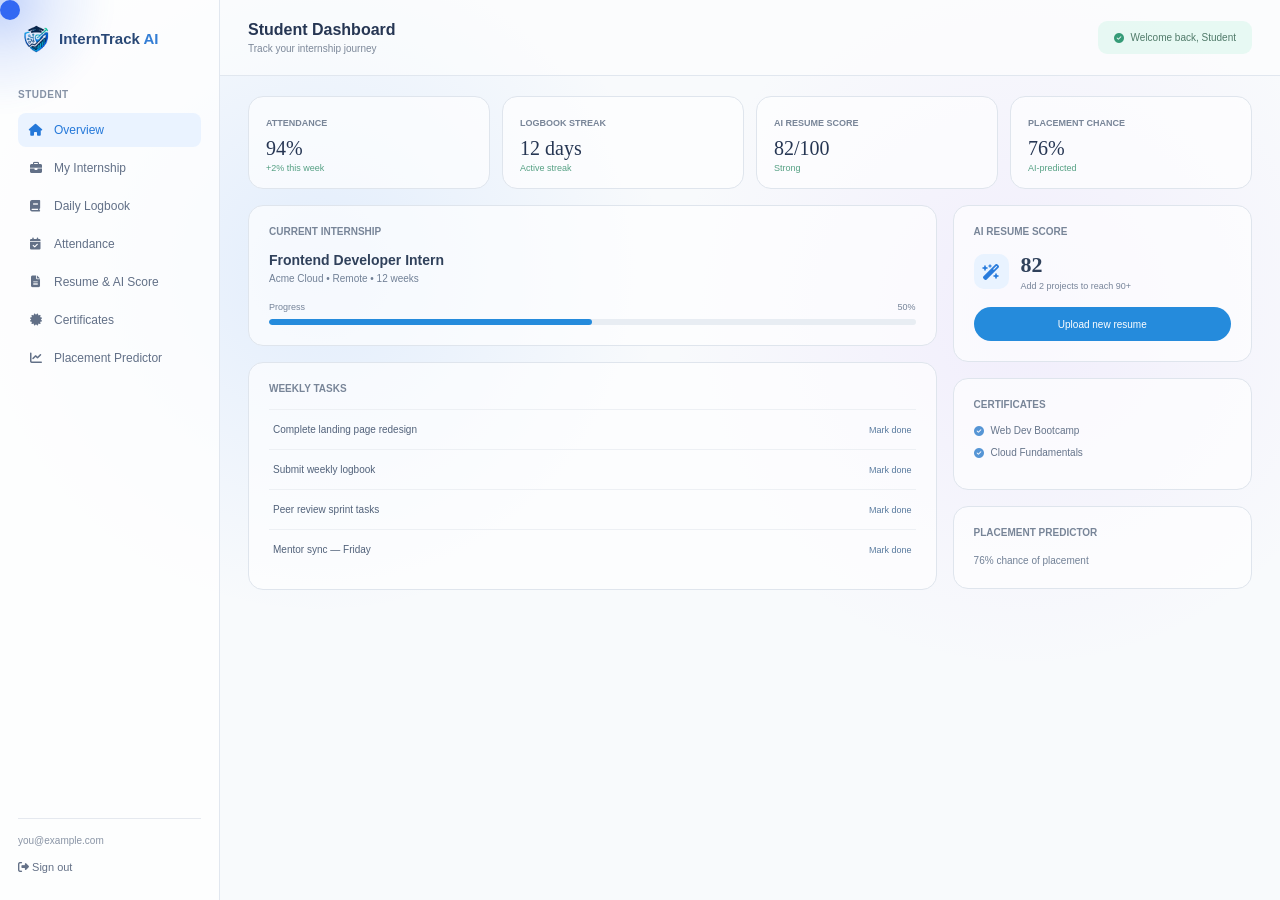
<file: dashboard.html>
<!DOCTYPE html>
<html lang="en">

<head>
    <meta charset="UTF-8">
    <meta name="viewport" content="width=device-width,initial-scale=1.0">
    <title>InternTrack AI Dashboard</title>
    <link rel="stylesheet" href="dashboard.css">
    <link rel="stylesheet" href="https://cdnjs.cloudflare.com/ajax/libs/font-awesome/6.5.2/css/all.min.css">
</head>

<body>
    <div class="cursor"></div>
    <div class="cursor-blur"></div>
    <div class="dashboard">
        <aside class="sidebar">
            <div class="brand">
                <div class="brand-icon"><img src="material/logo 2.png" alt=""></div>
                <span>InternTrack <b>AI</b></span>
            </div>
            <div class="role-label" id="roleLabel">STUDENT</div>
            <nav id="sidebarMenu"></nav>
            <div class="sidebar-bottom">
                <p id="userEmail">you@example.com</p>
                <button id="logoutBtn"><i class="fa-solid fa-right-from-bracket"></i> Sign out</button>
            </div>
        </aside>
        <main class="main">
            <header class="topbar">
                <div>
                    <h1 id="dashboardTitle">Student Dashboard</h1>
                    <p id="dashboardSubtitle">Track your internship journey</p>
                </div>
                <div class="welcome"><i class="fa-solid fa-circle-check"></i><span id="welcomeText">Welcome back,
                        Student</span></div>
            </header>
            <section class="stats" id="stats"></section>
            <section class="dashboard-grid">
                <div class="main-column">
                    <div class="card internship-card" id="mainContent"></div>
                    <div class="card tasks-card" id="tasks"></div>
                </div>
                <div class="right-column" id="rightContent"></div>
            </section>
        </main>
    </div>
    <script src="dashboard.js"></script>
</body>

</html>
</file>
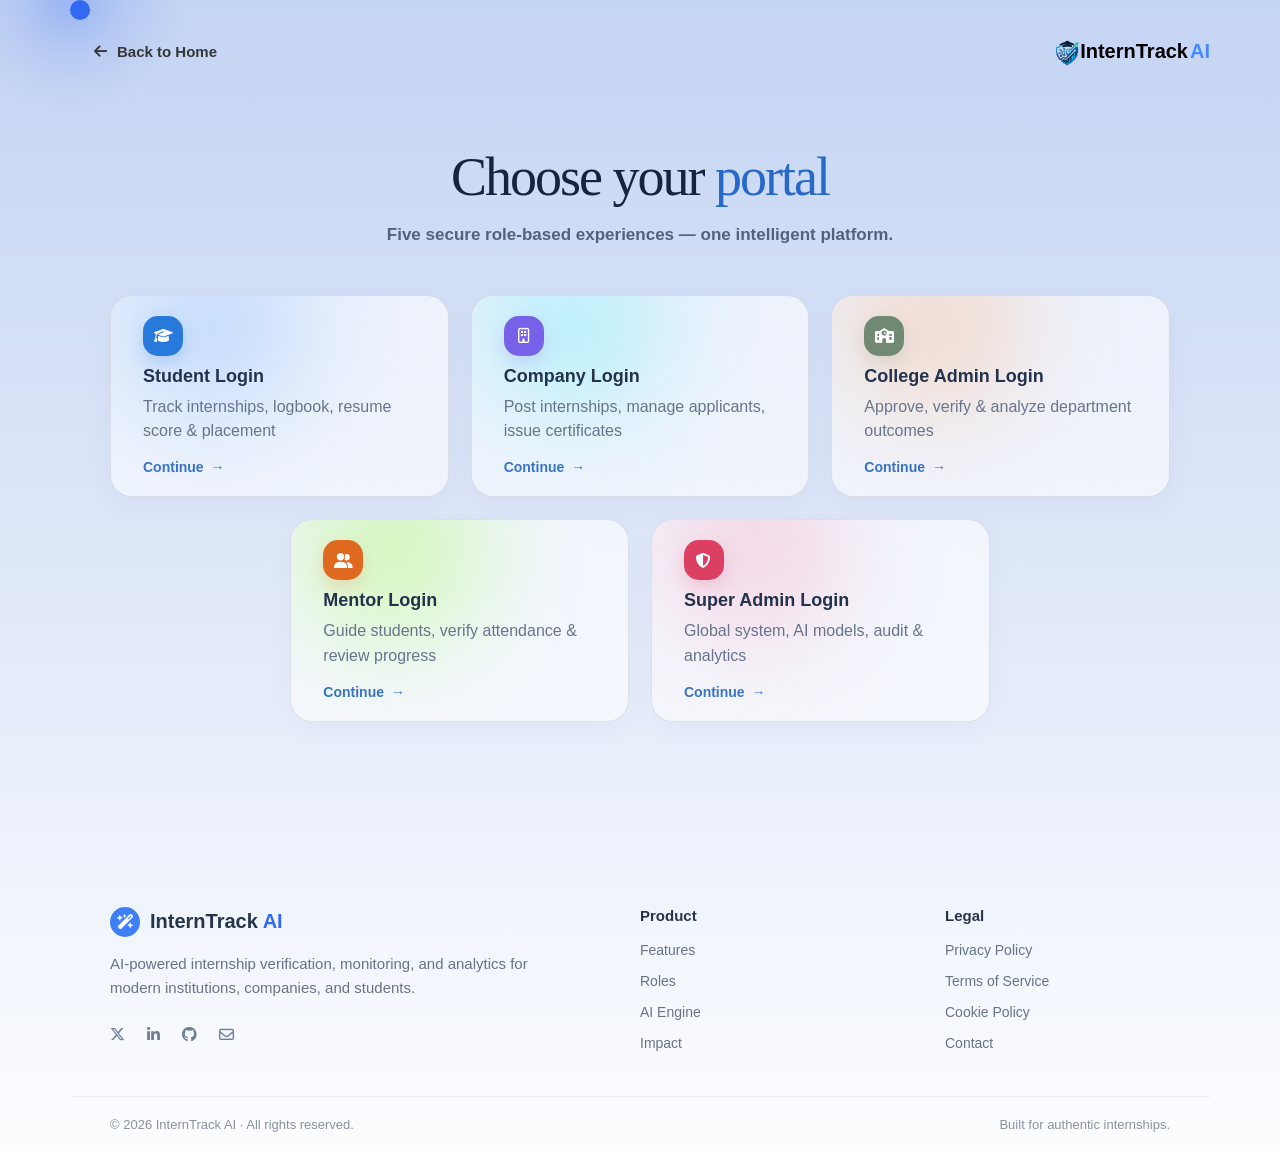
<file: getstarted.html>
<!DOCTYPE html>
<html lang="en">

<head>
    <meta charset="UTF-8">
    <meta name="viewport" content="width=device-width, initial-scale=1.0">
    <title>login pages</title>
    <link rel="stylesheet" href="style.css">
    <link rel="stylesheet" href="https://cdnjs.cloudflare.com/ajax/libs/font-awesome/6.7.2/css/all.min.css">
</head>

<body>
    <div class="cursor"></div>
    <div class="cursor-blur"></div>
    <div class="get-nav">
        <button id="home-back">
            <i class="fa-solid fa-arrow-left"></i>
            <h4>Back to Home</h4>
        </button>
        <div class="get-logo" id="get-logo">
            <div class="getlogo-img"></div>
            <div class="logo-text">
                <h3>InternTrack</h3>
                <p>AI</p>
            </div>
        </div>
    </div>
    <div class="main">
        <main class="portal-section">
            <!-- Heading -->
            <div class="portal-heading">
                <h1>Choose your <span>portal</span></h1>
                <p>
                    Five secure role-based experiences — one intelligent platform.
                </p>
            </div>
            <!-- Cards -->
            <div class="portal-grid">
                <!-- Student -->
                <div class="portal-card student">
                    <div class="icon-box">
                        <i class="fa-solid fa-graduation-cap"></i>
                    </div>
                    <h2>Student Login</h2>
                    <p>
                        Track internships, logbook, resume score & placement
                    </p>
                    <a href="registration.html?role=student">
                        Continue <span>→</span>
                    </a>
                </div>
                <!-- Company -->
                <div class="portal-card company">
                    <div class="icon-box">
                        <i class="fa-regular fa-building"></i>
                    </div>
                    <h2>Company Login</h2>
                    <p>
                        Post internships, manage applicants, issue certificates
                    </p>
                    <a href="registration.html?role=company">
                        Continue <span>→</span>
                    </a>
                </div>
                <!-- College Admin -->
                <div class="portal-card college">
                    <div class="icon-box">
                        <i class="fa-solid fa-school"></i>
                    </div>
                    <h2>College Admin Login</h2>
                    <p>
                        Approve, verify & analyze department outcomes
                    </p>
                    <a href="registration.html?role=college">
                        Continue <span>→</span>
                    </a>
                </div>
                <!-- Mentor -->
                <div class="portal-card mentor">
                    <div class="icon-box">
                        <i class="fa-solid fa-user-group"></i>
                    </div>
                    <h2>Mentor Login</h2>
                    <p>
                        Guide students, verify attendance & review progress
                    </p>
                    <a href="registration.html?role=mentor">
                        Continue <span>→</span>
                    </a>
                </div>
                <!-- Super Admin -->
                <div class="portal-card admin">
                    <div class="icon-box">
                        <i class="fa-solid fa-shield-halved"></i>
                    </div>
                    <h2>Super Admin Login</h2>
                    <p>
                        Global system, AI models, audit & analytics
                    </p>
                    <a href="registration.html?role=superadmin">
                        Continue <span>→</span>
                    </a>
                </div>
            </div>
        </main>
        <div class="registration">

        </div>
    </div>



    <footer class="footer">
        <div class="footer-main">
            <div class="footer-brand">
                <div class="brand-name">
                    <div class="brand-icon">
                        <i class="fa-solid fa-wand-magic-sparkles"></i>
                    </div>
                    <h3>InternTrack <span>AI</span></h3>
                </div>
                <p>
                    AI-powered internship verification, monitoring, and
                    analytics for modern institutions, companies, and students.
                </p>
                <div class="social">
                    <a href="#"><i class="fa-brands fa-x-twitter"></i></a>
                    <a href="#"><i class="fa-brands fa-linkedin-in"></i></a>
                    <a href="#"><i class="fa-brands fa-github"></i></a>
                    <a href="#"><i class="fa-regular fa-envelope"></i></a>
                </div>
            </div>

            <div class="footer-column">
                <h4>Product</h4>
                <a href="#">Features</a>
                <a href="#">Roles</a>
                <a href="#">AI Engine</a>
                <a href="#">Impact</a>
            </div>
            <div class="footer-column">
                <h4>Legal</h4>
                <a href="#">Privacy Policy</a>
                <a href="#">Terms of Service</a>
                <a href="#">Cookie Policy</a>
                <a href="#">Contact</a>
            </div>
        </div>

        <div class="footer-bottom">
            <p>© 2026 InternTrack AI · All rights reserved.</p>
            <p>Built for authentic internships.</p>
        </div>
    </footer>
    <script src="getstarted.js"></script>
</body>

</html>
</file>
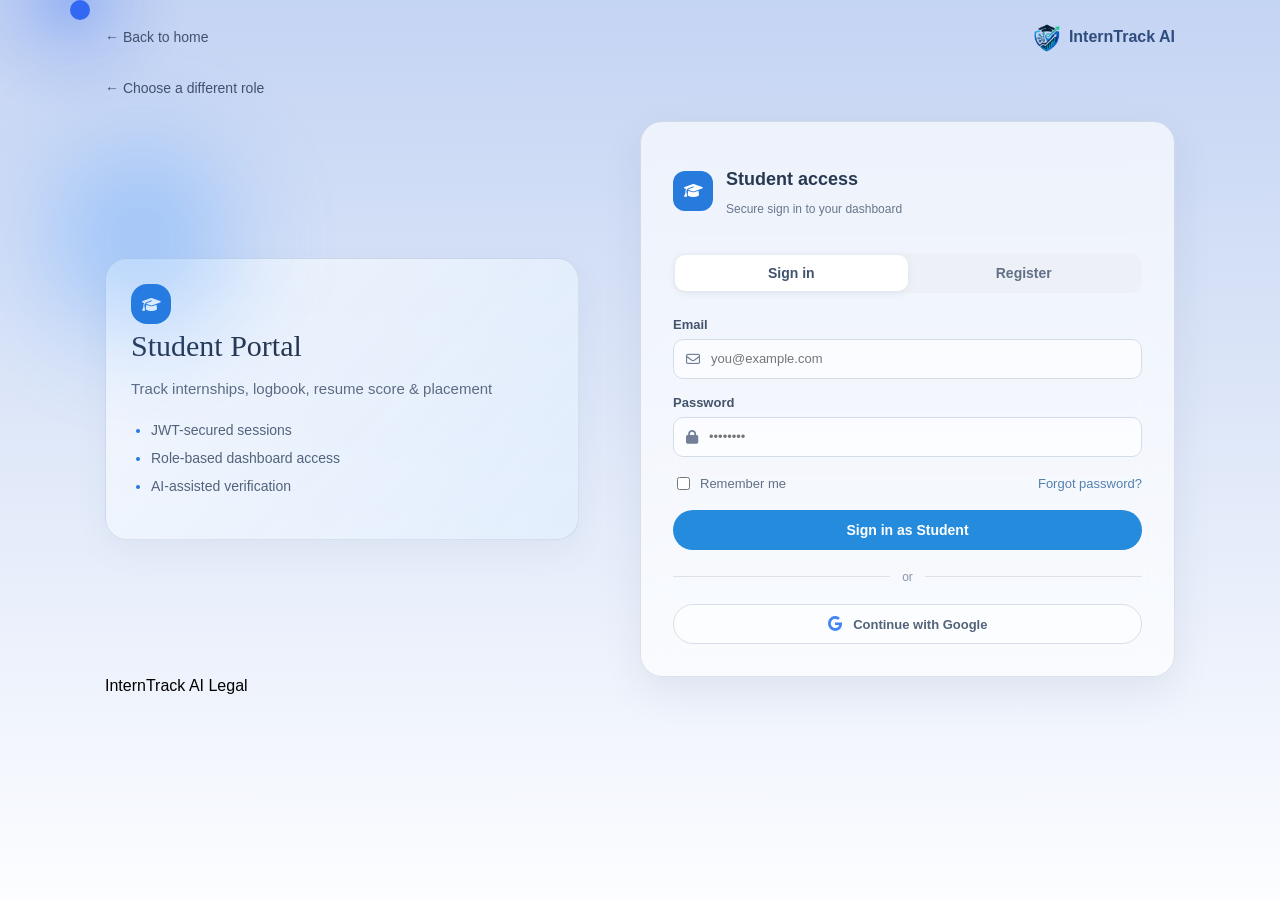
<file: registration.html>
<!DOCTYPE html>
<html lang="en">

<head>
    <meta charset="UTF-8">
    <meta name="viewport" content="width=device-width, initial-scale=1.0">

    <title>Login | InternTrack AI</title>

    <link rel="stylesheet" href="https://cdnjs.cloudflare.com/ajax/libs/font-awesome/6.7.2/css/all.min.css">
    <link rel="stylesheet" href="style.css">
</head>

<body>
    <div class="cursor"></div>
    <div class="cursor-blur"></div>
    <div class="auth-page">
        <header class="auth-header">
            <a href="index.html" class="back-home">
                ← Back to home
            </a>
            <div class="auth-logo">
                <div class="logo-icon">
                    <img src="material/logo 2.png">
                </div>
                <span>InternTrack AI</span>
            </div>

        </header>

        <a href="getstarted.html" class="choose-role">
            ← Choose a different role
        </a>

        <main class="auth-main">

            <section class="portal-info" id="portalInfo">
                <div class="big-icon" id="portalIcon">
                    <i class="fa-solid fa-graduation-cap"></i>
                </div>
                <h1 id="portalTitle">
                    Student Portal
                </h1>
                <p id="portalDescription">
                    Track internships, logbook, resume score & placement
                </p>
                <ul id="portalFeatures">
                    <li>JWT-secured sessions</li>
                    <li>Role-based dashboard access</li>
                    <li>AI-assisted verification</li>
                </ul>
            </section>
            <section class="login-card">
                <div class="login-heading">
                    <div class="small-icon" id="loginIcon">
                        <i class="fa-solid fa-graduation-cap"></i>
                    </div>
                    <div>
                        <h2 id="loginTitle">
                            Student access
                        </h2>
                        <p id="loginDescription">
                            Secure sign in to your dashboard
                        </p>
                    </div>
                </div>
                <div class="auth-tabs">
                    <button class="active" id="signInTab">
                        Sign in
                    </button>
                    <button id="registerTab">
                        Register
                    </button>
                </div>
                <form id="loginForm">
                    <label>Email</label>
                    <div class="input-box">
                        <i class="fa-regular fa-envelope"></i>
                        <input id="email" type="email" placeholder="you@example.com">

                    </div>
                    <div id="error">
                        <h5>email Error</h5>
                    </div>
                    <label>Password</label>
                    <div class="input-box">
                        <i class="fa-solid fa-lock"></i>
                        <input id="password" type="password" placeholder="••••••••" required>

                    </div>
                    <div id="passerror">
                        <h5>password Error</h5>
                    </div>
                    <div class="login-options">
                        <label class="remember">
                            <input type="checkbox">
                            <span>Remember me</span>
                        </label>
                        <a href="#">
                            Forgot password?
                        </a>
                    </div>
                    <!-- LOGIN BUTTON -->
                    <button type="submit" class="login-btn" id="loginButton">
                        Sign in as Student
                    </button>
                </form>
                <form id="registerForm" class="hidden">
                    <label>Full name</label>
                    <div class="input-box">
                        <i class="fa-regular fa-user"></i>
                        <input type="text" placeholder="Your name" required>
                    </div>
                    <div class="two-inputs">
                        <div>
                            <label>Phone</label>
                            <div class="input-box">
                                <i class="fa-solid fa-phone"></i>
                                <input type="tel" placeholder="+91 555..." required>
                            </div>
                        </div>
                        <div>
                            <label>Email</label>
                            <div class="input-box">
                                <i class="fa-regular fa-envelope"></i>
                                <input type="email" placeholder="you@example.com" required>
                            </div>
                        </div>
                    </div>
                    <label>Password</label>
                    <div class="input-box">
                        <i class="fa-solid fa-lock"></i>
                        <input type="password" placeholder="Min 8 characters" minlength="8" required>
                    </div>
                    <p class="terms-text" id="termsText">
                        By registering you agree to our terms.
                        New student accounts may require admin approval.
                    </p>
                    <button type="submit" class="login-btn" id="registerButton">
                        <a href="">Create Student account</a>
                    </button>

                </form>
                <!-- OR -->
                <div class="or">
                    <span>or</span>
                </div>
                <!-- GOOGLE -->
                <button class="google-btn">
                    <i class="fa-brands fa-google"></i>
                    Continue with Google
                </button>
            </section>
        </main>


        <!-- FOOTER -->
        <footer class="auth-footer">
            <span>InternTrack AI</span>
            <span>Legal</span>
        </footer>
    </div>
    <script src="registration.js"></script>

</body>

</html>
</file>
<file: dashboard.css>
* {
    margin: 0;
    padding: 0;
    box-sizing: border-box
}

@font-face {
    font-family: popinB;
    src: url(material/Poppins-Bold.ttf);
}

body {
    font-family: Arial, sans-serif;
    color: #263653;
    background: radial-gradient(circle at 25% 30%, rgba(70, 145, 255, .12), transparent 30%), radial-gradient(circle at 80% 35%, rgba(180, 130, 255, .1), transparent 30%), #f8fafc
}

.dashboard {
    display: flex;
    min-height: 100vh
}

.sidebar {
    width: 220px;
    min-height: 100vh;
    background: rgba(255, 255, 255, .78);
    border-right: 1px solid #e1e7ef;
    padding: 22px 18px;
    display: flex;
    flex-direction: column
}

.brand {
    display: flex;
    align-items: center;
    gap: 9px;
    font-size: 15px;
    font-weight: 700;
    color: #294875;
    margin-bottom: 35px
}

.brand-icon {
    width: 32px;
    height: 32px;
    color: #fff;
    display: flex;
    align-items: center;
    justify-content: center
}

.brand-icon img {
    width: 100%;
    height: 100%;
    object-fit: cover;
    border-radius: 50%
}

.brand b {
    color: #347ed5
}

.role-label {
    font-size: 10px;
    font-weight: 700;
    color: #8793a5;
    margin-bottom: 13px;
    letter-spacing: .5px
}

#sidebarMenu {
    display: flex;
    flex-direction: column;
    gap: 4px
}

#sidebarMenu a {
    display: flex;
    align-items: center;
    gap: 11px;
    text-decoration: none;
    color: #627087;
    font-size: 12px;
    padding: 10px 10px;
    border-radius: 8px;
    transition: .2s;
    z-index: 100;
}

#sidebarMenu a i {
    width: 15px;
    text-align: center;
    font-size: 12px
}

#sidebarMenu a:hover,
#sidebarMenu a.active {
    background: #eaf3ff;
    color: #2478d9
}

.sidebar-bottom {
    margin-top: auto;
    border-top: 1px solid #e5e9ef;
    padding-top: 16px
}

.sidebar-bottom p {
    font-size: 10px;
    color: #8994a5;
    margin-bottom: 10px;
    overflow: hidden;
    text-overflow: ellipsis
}

.sidebar-bottom button {
    border: 0;
    background: none;
    color: #647187;
    font-size: 11px;
    cursor: pointer;
    padding: 5px 0
}

.main {
    flex: 1;
    min-width: 0
}

.cursor {
    height: 20px;
    width: 20px;
    background-color: #3369F3;
    border-radius: 50%;
    position: fixed;
    z-index: 0;
}

.cursor-blur {
    position: fixed;
    width: 220px;
    height: 220px;
    border-radius: 50%;
    background: radial-gradient(circle,
            rgba(51, 105, 243, 0.30),
            rgba(51, 105, 243, 0.10),
            transparent 70%);
    filter: blur(8px);
    /* pointer-events: none; */
    transform: translate(-50%, -50%);
    transition:
        left 0.15s ease-out,
        top 0.15s ease-out;
    z-index: 0;
}

.topbar {
    height: 76px;
    border-bottom: 1px solid #e1e7ef;
    background: rgba(255, 255, 255, .55);
    display: flex;
    align-items: center;
    justify-content: space-between;
    padding: 0 28px;
    z-index: 100;
}

.topbar h1 {
    font-size: 16px;
    color: #263653;
    margin-bottom: 4px
}

.topbar p {
    font-size: 10px;
    color: #7c8899
}

.welcome {
    padding: 11px 16px;
    border-radius: 9px;
    background: rgba(221, 247, 238, .65);
    color: #507a69;
    font-size: 10px;
    display: flex;
    align-items: center;
    gap: 7px
}

.welcome i {
    color: #359b77
}

.stats {
    display: grid;
    grid-template-columns: repeat(4, 1fr);
    gap: 12px;
    padding: 20px 28px 0
}

.stat-card {
    background: rgba(255, 255, 255, .68);
    border: 1px solid #dfe5ed;
    border-radius: 15px;
    padding: 15px 17px;
    min-height: 80px
}

.stat-card small {
    font-size: 9px;
    color: #788598;
    font-weight: 700
}

.stat-value {
    font-family: Georgia, serif;
    font-size: 20px;
    color: #263653;
    margin: 7px 0 3px
}

.stat-change {
    font-size: 9px;
    color: #55a083
}

.dashboard-grid {
    display: grid;
    grid-template-columns: minmax(0, 2.3fr) minmax(220px, 1fr);
    gap: 16px;
    padding: 16px 28px 28px
}

.main-column,
.right-column {
    min-width: 0
}

.card {
    background: rgba(255, 255, 255, .67);
    border: 1px solid #dfe5ed;
    border-radius: 15px
}

.internship-card {
    padding: 20px;
    margin-bottom: 16px
}

.card-title {
    font-size: 10px;
    color: #788598;
    font-weight: 700;
    margin-bottom: 15px
}

.internship-name {
    font-size: 14px;
    font-weight: 700;
    color: #30415b;
    margin-bottom: 5px
}

.internship-info {
    font-size: 10px;
    color: #718096
}

.progress-row {
    display: flex;
    justify-content: space-between;
    margin-top: 18px;
    font-size: 9px;
    color: #768499
}

.progress {
    height: 6px;
    background: #e8edf3;
    border-radius: 10px;
    margin-top: 7px;
    overflow: hidden
}

.progress span {
    display: block;
    height: 100%;
    width: 50%;
    background: #258bdc;
    border-radius: 10px
}

.tasks-card {
    padding: 20px
}

.task {
    display: flex;
    align-items: center;
    justify-content: space-between;
    border-top: 1px solid #edf0f4;
    padding: 14px 4px;
    font-size: 10px;
    color: #52627a
}

.task button {
    border: 0;
    background: none;
    color: #57799d;
    font-size: 9px;
    cursor: pointer
}

.side-card {
    background: rgba(255, 255, 255, .67);
    border: 1px solid #dfe5ed;
    border-radius: 15px;
    padding: 20px;
    margin-bottom: 16px
}

.side-title {
    font-size: 10px;
    color: #788598;
    font-weight: 700;
    margin-bottom: 15px
}

.score {
    display: flex;
    align-items: center;
    gap: 12px
}

.score-icon {
    width: 35px;
    height: 35px;
    border-radius: 10px;
    background: #e9f3ff;
    color: #287bdc;
    display: flex;
    align-items: center;
    justify-content: center
}

.score strong {
    font-family: Georgia, serif;
    font-size: 22px;
    color: #30415b
}

.score p {
    font-size: 9px;
    color: #778499;
    margin-top: 3px
}

.upload-btn {
    width: 100%;
    height: 34px;
    border: 0;
    border-radius: 18px;
    background: #258bdc;
    color: white;
    font-size: 10px;
    margin-top: 16px;
    cursor: pointer
}

.list-item {
    font-size: 10px;
    color: #65748a;
    margin: 11px 0;
    display: flex;
    gap: 7px;
    align-items: center
}

.list-item i {
    color: #5595d5
}

.predictor {
    font-size: 10px;
    color: #718096;
    line-height: 1.5
}

.role-card {
    padding: 20px
}

.role-card h2 {
    font-size: 14px;
    color: #30415b;
    margin-bottom: 7px
}

.role-card p {
    font-size: 10px;
    color: #718096;
    line-height: 1.5
}

.action-btn {
    margin-top: 15px;
    padding: 8px 13px;
    border: 0;
    border-radius: 15px;
    background: #258bdc;
    color: #fff;
    font-size: 10px;
    cursor: pointer
}

@media(max-width:1000px) {
    .sidebar {
        width: 190px
    }

    .stats {
        grid-template-columns: repeat(2, 1fr)
    }

    .dashboard-grid {
        grid-template-columns: 1fr
    }
}

@media(max-width:700px) {
    .sidebar {
        width: 65px;
        padding: 18px 10px
    }

    .brand span,
    .role-label,
    .sidebar-bottom p,
    .sidebar-bottom button {
        display: none
    }

    .brand {
        justify-content: center
    }

    .brand-icon {
        width: 35px;
        height: 35px
    }

    #sidebarMenu a {
        justify-content: center;
        padding: 11px
    }

    #sidebarMenu a span {
        display: none
    }

    .topbar {
        padding: 0 16px
    }

    .welcome {
        display: none
    }

    .stats {
        padding: 15px 16px 0;
        gap: 8px
    }

    .dashboard-grid {
        padding: 12px 16px 20px
    }
}

@media(max-width:450px) {
    .stats {
        grid-template-columns: 1fr 1fr
    }

    .stat-card {
        padding: 12px
    }

    .stat-value {
        font-size: 17px
    }

    .dashboard-grid {
        padding: 10px
    }

    .topbar {
        height: 65px
    }

    .topbar h1 {
        font-size: 14px
    }
}

@media(max-width:380px) {
    .sidebar {
        width: 55px;
        padding: 15px 7px
    }

    .brand-icon {
        width: 32px;
        height: 32px;
        font-size: 12px
    }

    .topbar {
        padding: 0 10px
    }

    .topbar h1 {
        font-size: 13px
    }

    .topbar p {
        font-size: 9px
    }

    .stats {
        padding: 10px 10px 0;
        gap: 7px
    }

    .stat-card {
        min-height: 70px;
        padding: 10px
    }

    .stat-card small {
        font-size: 8px
    }

    .stat-value {
        font-size: 15px;
        margin: 5px 0 2px
    }

    .stat-change {
        font-size: 8px
    }

    .dashboard-grid {
        padding: 10px;
        gap: 10px
    }

    .internship-card,
    .tasks-card,
    .side-card {
        padding: 14px
    }

    .internship-name {
        font-size: 12px
    }

    .task {
        font-size: 9px;
        padding: 11px 2px
    }

    .cursor,
    .cursor-blur {
        display: none;
    }
}
</file>
<file: style.css>
@import url('https://fonts.googleapis.com/css2?family=Allura:wght@400;500;600;700&display=swap');

* {
    box-sizing: border-box;
    text-decoration: none;
}

@font-face {
    font-family: popinB;
    src: url(./material/Poppins-Bold.ttf);
}

@font-face {
    font-family: popinSB;
    src: url(material/Poppins-SemiBold.ttf);
}

@font-face {
    font-family: popinM;
    src: url(material/Poppins-Medium.ttf);
}

@font-face {
    font-family: hmm;
    src: url(./UcC73FwrK3iLTeHuS_nVMrMxCp50SjIa1ZL7W0Q5nw.woff2);
}

@font-face {
    font-family: instrument;
    src: url(./jizHRFtNs2ka5fXjeivQ4LroWlx-6zAjjH7Motmp5g.woff2)
}

body {
    margin: 0px 70px;
    background: linear-gradient(to bottom, #c4d4f3, #fcfdff);
    font-family: 'Segoe UI', Tahoma, Verdana, sans-serif;
    scroll-behavior: smooth;
}

/* ============ NAV ============ */
.nav {
    width: 80vw;
    max-width: 1400px;
    min-height: 7vh;
    margin: 30px auto;
    padding: 10px 16px;
    display: flex;
    flex-wrap: wrap;
    align-items: center;
    gap: 10px;
    border-radius: 20px;
    background: rgba(255, 255, 255, 0.8);
    backdrop-filter: blur(5px);
    -webkit-backdrop-filter: blur(5px);
    border: 1px solid rgba(0, 0, 0, 0.08);
    position: sticky;
    top: 15px;
    z-index: 1000;
    box-sizing: border-box;
}

.cursor {
    height: 20px;
    width: 20px;
    background-color: #3369F3;
    border-radius: 50%;
    position: fixed;
    z-index: 0;
}

.cursor-blur {
    position: fixed;
    width: 220px;
    height: 220px;
    border-radius: 50%;
    background: radial-gradient(circle,
            rgba(51, 105, 243, 0.30),
            rgba(51, 105, 243, 0.10),
            transparent 70%);
    filter: blur(8px);
    /* pointer-events: none; */
    transform: translate(-50%, -50%);
    transition:
        left 0.15s ease-out,
        top 0.15s ease-out;
    z-index: 0;
}

.logo {
    height: 5vh;
    min-height: 30px;
    width: 5vh;
    min-width: 30px;
    flex-shrink: 0;
    display: flex;
    align-items: center;
    justify-content: center;
    background-image: url("material/logo\ 2.png");
    background-size: cover;
    background-repeat: no-repeat;
    background-position: center;
    border-radius: 8px;
}

.text {
    display: flex;
    align-items: center;
    flex-shrink: 0;
}

.text h3 {
    margin: 0;
    font-size: 20px;
    white-space: nowrap;
}

.text p {
    margin: 0;
    padding-left: 2px;
    color: #4589FF;
    font-weight: 600;
    font-size: 20px;
}

/* Middle links */
.content {
    flex: 1;
    display: flex;
    align-items: center;
    justify-content: center;
    gap: 20px;
    margin: 0;
    padding: 0;
    flex-wrap: wrap;
}

.content h5 {
    margin: 0;
    padding-left: 5px;
    color: rgb(116, 112, 112);
    font-size: 15px;
    font-weight: 400;
    cursor: pointer;
    white-space: nowrap;
    transition: 0.3s ease;
}

.content h5:hover {
    color: #000000;
}

.login {
    display: flex;
    /* align-items: center; */
    gap: 10px;
    padding: 0;
    margin-left: auto;
    cursor: pointer;
    flex-shrink: 0;
}

.sign1 {
    width: 65px;
    height: 32px;
    display: flex;
    align-items: center;
    justify-content: center;
    border-radius: 10px;
    transition: 0.5s ease;
    white-space: nowrap;
    text-decoration: none;
}

.sign1:hover {
    background-color: #d3e0f8d5;
}

.sign2 {
    width: 120px;
    height: 32px;
    display: flex;
    align-items: center;
    justify-content: center;
    gap: 8px;
    border-radius: 30px;
    background-color: #4487FF;
    color: #F2F7FE;
    margin: 0;
    white-space: nowrap;
    transition: 0.3s ease;
    text-decoration: none;
}

.sign2:hover {
    background-color: #336fdb;
    transform: scale(1);
}

.sign2 i {
    color: #ffffff;
    display: flex;
    align-items: center;
    justify-content: center;
    padding: 0;
}

/* Hamburger button - hidden on desktop */
.menu-btn {
    display: none;
    width: 45px;
    height: 45px;
    margin-left: auto;
    border: none;
    border-radius: 10px;
    background: #EDF4FF;
    color: #3369F3;
    font-size: 25px;
    cursor: pointer;
    align-items: center;
    justify-content: center;
    transition: background 0.3s ease, transform 0.3s ease;
    flex-shrink: 0;
}

.menu-btn:hover {
    background: #dce9ff;
    transform: scale(1.05);
}

#xBar {
    display: none;
    width: 38px;
    height: 38px;
    border: none;
    border-radius: 10px;
    /* background: #EDF4FF; */
    color: #e63737;
    font-size: 17px;
    cursor: pointer;
    padding: 5% 2%;
    align-self: center;
    justify-self: center;
    flex-shrink: 0;
    font-size: 1.8em;
}

/* TABLET (≤1024px) — links थोडे compress, gap कमी */

@media (max-width: 1024px) {
    body {
        margin: 0px 30px;
    }

    .nav {
        width: 92vw;
        gap: 8px;
    }

    .content {
        gap: 12px;
    }

    .content h5 {
        font-size: 14px;

    }
}


/* TABLET / SMALL LAPTOP (≤900px) — hamburger menu चालू */

@media (max-width: 900px) {
    body {
        margin: 0px 16px;
    }

    .nav {
        width: 100%;
        margin: 20px auto;
        justify-content: space-between;
        position: relative;
    }

    .sign2 {
        max-width: 100%;
        width: 100%;
        /* margin-left: 30%; */
    }

    .sign1 {
        width: 100%;

    }

}


/* MOBILE (≤600px) */

@media (max-width: 660px) {
    body {
        margin: 0px 10px;
    }

    .nav {
        padding: 8px 12px;
        border-radius: 16px;
        top: 8px;
        margin: 12px auto;
    }

    .text h3 {
        font-size: 17px;
    }

    .text p {
        font-size: 17px;
    }

    .logo {
        height: 34px;
        width: 34px;
    }

    .content {
        display: none;
    }

    /* .active {
        height: 100vh;
        width: 100vw;
        display: flex;
        margin: 0%;
    } */

    .menu-btn {
        display: flex;
        margin: 0%;
    }

    .sign2 {
        max-width: 100%;
        width: 100%;
        /* margin-left: 30%; */

    }

    .sign1 {
        max-width: 100%;
        width: 100%;
    }

}


/* SMALL MOBILE (≤380px) */
@media (max-width: 380px) {
    body {
        margin: 0px 6px;
    }

    .nav {
        padding: 6px 8px;
        gap: 6px;
    }

    .text h3 {
        font-size: 20px;
    }

    .text p {
        font-size: 20px;
    }

    .logo {
        height: 30px;
        width: 30px;
    }

    .menu-btn {
        width: 40px;
        height: 40px;
        font-size: 15px;
    }

    .active {
        height: 100px;
        width: 100px;
        display: flex;
        flex-direction: column;
        justify-content: flex-start;
        align-self: flex-end;
        margin: 0%;
    }

    .content {
        display: none;
        flex-direction: column;

    }

    .content h5 {
        width: 98vw;
        font-size: 2em;
    }

    #feature,
    #role,
    #ai,
    #impact {
        border-bottom: 1px solid rgb(189, 182, 182);
    }

    .content:hover {
        color: #000000;
    }

    .login {
        margin: 0%;
    }

    .sign2 {
        /* max-width: 100%; */
        width: 25vw;
        font-size: 12px;
    }

    .sign1 {
        display: none;
    }

}


.textline {
    background-color: #EDF5FF;
    height: 5vh;
    width: 15vw;
    display: flex;
    align-items: center;
    justify-content: center;
    justify-self: center;
    border-radius: 25px;
    border: 0.01px solid rgba(0, 0, 0, 0.200);
}

.textline {
    position: relative;
    overflow: hidden;
}

.textline::after {
    content: "";
    position: absolute;
    top: 0;
    left: -100%;
    width: 50%;
    height: 100%;
    background: linear-gradient(90deg,
            transparent,
            rgba(255, 255, 255, 0.7),
            transparent);
    transform: skewX(-20deg);
    animation: shine 3.5s ease-in-out infinite;
}

@keyframes shine {
    0% {
        left: -100%;
    }

    45% {
        left: 150%;
    }

    100% {
        left: 150%;
    }
}

.textline i {
    color: green;
    display: flex;
    align-self: center;
    justify-content: center;
    font-size: 10px;
    margin: 2px;
    color: #16a34a;
    font-size: 10px;
    margin: 2px;
    transform: translateZ(15px);
    animation: iconPulse 2s ease-in-out infinite;
}

@keyframes iconPulse {

    0%,
    100% {
        transform: translateZ(15px) scale(1);
        filter: drop-shadow(0 0 0px rgba(22, 163, 74, 0.3));
    }

    50% {
        transform: translateZ(25px) scale(1.25);
        filter: drop-shadow(0 0 8px rgba(22, 163, 74, 0.5));
    }
}

.textline h5 {
    font-size: 12px;
    font-weight: 500;
}

@media (max-width: 600px) {
    .textline {
        margin-top: 24px;
        padding: 6px 14px;
        width: 65%;
    }

    .textline h5 {
        font-size: 25px;
        white-space: normal;
        text-align: center;
        line-height: 1;
    }
}

@media (max-width: 380px) {
    .textline {
        height: 7%;
        max-width: 95%;
        gap: 5px;
        /* padding: 6px 10px; */
    }

    .textline h5 {
        font-size: 12px;
        white-space: normal;
        text-align: center;
    }

    .textline i {
        font-size: 12px;
    }
}

.homepage {
    height: 90vh;
    width: 100%;
    margin: 0%;
    perspective: 1200px;
    overflow: hidden;
}

.heading {
    margin: 0;
}

.heading h1 {
    display: flex;
    justify-content: center;
    font-family: hmm;
    font-size: 4.5em;
    font-weight: 500;
    height: 70px;
    margin: 0%;
    font-family: popinM;
}

.heading h2 {
    display: flex;
    justify-self: center;
    margin: 0%;
    font-size: 4.5em;
    font-weight: 400;
    width: 60vw;
    font-family: popinM;

}

.heading i {
    display: flex;
    justify-content: center;
    justify-items: center;
    font-size: 3.5rem;
    font-weight: 520;
    margin-top: 25px;
    margin-left: 5px;
    color: #3369F3;
    font-family: instrument;
}

.heading2 {
    display: flex;
    justify-content: center;
    margin: 0%;
    color: #636A76;
    text-align: center;
}

.heading2 h3 {
    font-weight: 600;
}

.heading3 {
    display: flex;
    justify-content: center;
    margin-top: 10px;
    z-index: 1000;
}

.heading3 .btn1 {
    background-color: #4487FF;
    height: 40px;
    width: 10vw;
    display: flex;
    align-items: center;
    justify-content: center;
    padding-right: 15px;
    border-radius: 30px;
    padding-left: 5px;
    z-index: 1000;
}

.heading3 .btn1 a {
    color: #ffffff;
    text-decoration: none;
    z-index: 1000;
}

.heading3 i {
    color: #fdfdfd;
    padding-left: 10px;
    pointer-events: none;
}

.heading3 .btn2 {
    background-color: rgb(255, 255, 255);
    height: 40px;
    width: 180px;
    display: flex;
    align-items: center;
    justify-content: center;
    margin-left: 20px;
    border-radius: 20px;
    border: 1px solid white;
}

.heading3 .btn2 h4 {
    font-weight: 600;
    display: flex;
    justify-content: center;
}

.heading3 .btn2 i {
    color: #413838;
    padding-right: 5px;
    padding-top: 2px;
    transition:
        transform 0.5s ease,
        box-shadow 0.3s ease,
        border-color 0.3s ease,
        color 0.8s ease;
}

.heading3 .btn2:hover {
    transform: translateY(0px) scale(1.03);
    box-shadow:
        0 15px 35px rgba(0, 0, 0, 0.15);
    border-color: #2563eb;
    color: #2563eb;
    z-index: 1000;
}

.heading4 {
    display: flex;
    justify-content: center;
    gap: 15px;
}


.heading4 i {
    color: green;
}

.heading4 h5 {
    color: #636A76;
    font-size: 13px;
    font-weight: 500;
}

@media (max-width: 600px) {
    .homepage {
        height: 60vh;
    }

    .heading h1 {
        font-size: 2.5em;
        font-family: hmm;
        font-weight: 700;
    }

    .heading h2 {
        font-size: 2.5em;
        font-family: hmm;
        font-weight: 700;
        line-height: 0.1;
        display: flex;
        flex-direction: column;
        margin-right: 20px;
    }

    .heading i {
        flex-wrap: wrap;
        flex-shrink: 0;
        font-size: 0.8em;
        font-family: instrument;
        font-weight: 700;
        line-height: 1;
        text-align: center;
    }

    .heading2 h3 {
        font-size: 0.7em;
        height: 5%;
    }

    .heading3 .btn1 {
        width: 50%;
        margin-top: 5%;
    }

    .heading3 .btn2 {
        margin-left: 0%;
    }

    .heading3 {
        display: flex;
        justify-content: center;
        align-items: center;
        flex-direction: column;
        gap: 10px;
        margin: 0%;
    }

    .heading4 i {
        padding: 0%;
        display: flex;
        align-items: center;
        color: green;
    }

    .heading4 h5 {
        gap: 5px;
        display: flex;
        padding-left: 11px;
        color: #636A76;
    }

}

.video-wrapper {
    position: relative;
    width: 90%;
    max-width: 1000px;
    margin: 0 auto;
    padding: 3px;
    border-radius: 30px;
    background: linear-gradient(90deg, #4487ff, #e6e4ec, #22c1ee, #4487ff);
    background-size: 300% 100%;
    animation: videoBorder 5s linear infinite;
    box-shadow: 0 20px 60px rgba(250, 252, 255, 0.2);
    transition: transform 0.4s ease, box-shadow 0.4s ease;
}

.video-wrapper:hover {
    transform: translateY(-8px);
    box-shadow: 0 35px 90px rgba(40, 80, 140, 0.25);
}

.video-wrapper video {
    display: block;
    width: 100%;
    height: auto;
    aspect-ratio: 16 / 9;
    object-fit: cover;
    border-radius: 28px;
    background: #111;
}

@keyframes videoBorder {
    0% {
        background-position: 0% 50%;
    }

    100% {
        background-position: 300% 50%;
    }
}

/* ===== 3D Controls Bar ===== */
.video-controls {
    position: absolute;
    bottom: 18px;
    left: 50%;
    transform: translateX(-50%);
    display: flex;
    gap: 16px;
    padding: 10px 18px;
    border-radius: 50px;
    background: rgba(20, 22, 30, 0.55);
    backdrop-filter: blur(12px);
    -webkit-backdrop-filter: blur(12px);
    box-shadow:
        0 8px 20px rgba(0, 0, 0, 0.4),
        inset 0 1px 0 rgba(255, 255, 255, 0.08);
    z-index: 5;
    transition: opacity 0.35s ease;
}

.video-wrapper:hover .video-controls,
.video-wrapper:focus-within .video-controls {
    opacity: 1;
}

/* 3D button look */
.ctrl-btn {
    width: 46px;
    height: 46px;
    border: none;
    border-radius: 50%;
    display: flex;
    align-items: center;
    justify-content: center;
    cursor: pointer;
    background: linear-gradient(145deg, #3a6dff, #2255e0);
    box-shadow:
        0 6px 0 #16309e,
        0 10px 18px rgba(20, 60, 200, 0.5),
        inset 0 1px 1px rgba(255, 255, 255, 0.4);
    transform: translateY(0);
    transition: transform 0.12s ease, box-shadow 0.12s ease;
}

.ctrl-btn svg {
    width: 22px;
    height: 22px;
    fill: #fff;
    filter: drop-shadow(0 1px 1px rgba(0, 0, 0, 0.3));
    pointer-events: none;
}

.ctrl-btn:hover {
    background: linear-gradient(145deg, #4c7dff, #2f63f0);
}

/* pressed / 3D push effect */
.ctrl-btn:active {
    transform: translateY(6px);
    box-shadow:
        0 0 0 #16309e,
        0 2px 6px rgba(20, 60, 200, 0.5),
        inset 0 1px 1px rgba(255, 255, 255, 0.4);
}

/* Mobile */
@media (max-width: 768px) {
    .video-wrapper {
        width: 92%;
        padding: 2px;
        border-radius: 22px;
    }

    .video-wrapper video {
        border-radius: 20px;
    }

    .video-controls {
        gap: 10px;
        padding: 8px 14px;
        bottom: 12px;
        opacity: 1;
    }

    .ctrl-btn {
        width: 40px;
        height: 40px;
    }

    .ctrl-btn svg {
        width: 18px;
        height: 18px;
    }

    .cursor,
    cursor-blur {
        display: none;
    }
}

@media (max-width: 480px) {
    .video-wrapper {
        width: 95%;
        border-radius: 16px;
    }

    .video-wrapper video {
        border-radius: 14px;
    }
}

.features {
    height: 95vh;
    width: 90vw;
    margin-top: 70px;
    margin-bottom: 10%;
}

.fea-1 {
    display: flex;
    justify-content: center;
    justify-items: center;
}

.fea-1 h5 {
    display: flex;
    justify-content: center;
    background-color: #ffffffda;
    color: #111A2D;
    height: 25px;
    width: 80px;
    border: 0.01px solid rgba(0, 0, 0, 0.308);
    margin-top: 50px;
    border-radius: 20px;
    font-size: 0.9em;
    font-weight: 500;
    margin-bottom: 0%;

}

.fea-2 {
    display: flex;
    flex-direction: column;
    align-items: center;
    justify-content: center;
    padding: 0%;
}

.fea-2 h4 {
    font-size: 3.2rem;
    font-weight: 620;
    margin: 0%;
}

.fea-2 i {
    font-size: 3.2rem;
    font-weight: 200;
    margin: 0%;
    color: #3369F3;
    padding: 0%;
    line-height: 0.70;
    font-family: 'Allura', italic;
}

.fea-2 h5 {
    font-size: 1.2rem;
    font-weight: 500;
    color: #3d3a3ada;
    line-height: 0.60;
}

.fea-3 {
    height: 98vh;
    width: 90vw;
}

.fea-3 .boxes-1 {
    display: flex;
    justify-content: space-evenly;
    margin-top: 10px;
}

.fea-3 .box1 {
    background-color: #FCFEFF;
    height: 30vh;
    width: 19vw;
    border: 0.01px solid rgba(0, 0, 0, 0.212);
    border-radius: 5%;
    padding-left: 25px;
    transition: transform 0.5s ease,
        box-shadow 0.5s ease,
        border-color 0.5s ease;
}

.fea-3 .box1:hover {
    transform: translateY(-2px) scale(1.01);
    box-shadow:
        0 20px 40px rgba(0, 0, 0, 0.12),
        0 0 0 1px rgba(0, 0, 0, 0.05);
}

.fea-3 .box1 i {
    display: flex;
    justify-content: center;
    align-items: center;
    background-color: #ECF3FF;
    height: 40px;
    width: 40px;
    font-size: 20px;
    margin: 20px 0px 0px 0px;
    color: #3061EF;
    border-radius: 30%;
}

.fea-3 .box1 h4 {
    font-size: 1.1rem;
    font-weight: 500;
    margin-top: 4%;
    margin-bottom: 1%;
}

.fea-3 .box1 h6 {
    font-size: 1rem;
    font-weight: 420;
    margin-top: 0%;
    color: #8B9199;
}

.fea-3 .box2 {
    background-color: #FCFEFF;
    height: 30vh;
    width: 19vw;
    border: 0.01px solid rgba(0, 0, 0, 0.212);
    border-radius: 5%;
    padding-left: 25px;
    transition: transform 0.35s ease,
        box-shadow 0.5s ease,
        border-color 0.5s ease;
}

.fea-3 .box2:hover {
    transform: translateY(-2px) scale(1.01);
    box-shadow:
        0 20px 40px rgba(0, 0, 0, 0.12),
        0 0 0 1px rgba(0, 0, 0, 0.05);
}

.fea-3 .box2 i {
    display: flex;
    justify-content: center;
    align-items: center;
    background-color: #ECF3FF;
    height: 40px;
    width: 40px;
    font-size: 20px;
    margin: 20px 0px 0px 0px;
    color: #00BC7B;
    border-radius: 30%;
}

.fea-3 .box2 h4 {
    font-size: 1.1rem;
    font-weight: 500;
    margin-top: 4%;
    margin-bottom: 1%;
}

.fea-3 .box2 h6 {
    font-size: 1rem;
    font-weight: 420;
    margin-top: 0%;
    color: #8B9199;
}

.fea-3 .box3 {
    background-color: #FCFEFF;
    height: 30vh;
    width: 19vw;
    border: 0.01px solid rgba(0, 0, 0, 0.212);
    border-radius: 5%;
    padding-left: 25px;

    transition: transform 0.35s ease,
        box-shadow 0.5s ease,
        border-color 0.5s ease;
}

.fea-3 .box3:hover {
    transform: translateY(-2px) scale(1.01);
    box-shadow:
        0 20px 40px rgba(0, 0, 0, 0.12),
        0 0 0 1px rgba(0, 0, 0, 0.05);
}

.fea-3 .box3 i {
    display: flex;
    justify-content: center;
    align-items: center;
    background-color: #ECF3FF;
    height: 40px;
    width: 40px;
    font-size: 20px;
    margin: 20px 0px 0px 0px;
    color: #00BC7B;
    ;
    border-radius: 30%;
}

.fea-3 .box3 h4 {
    font-size: 1.1rem;
    font-weight: 500;
    margin-top: 4%;
    margin-bottom: 1%;
}

.fea-3 .box3 h6 {
    font-size: 1rem;
    font-weight: 420;
    margin-top: 0%;
    color: #8B9199;
}

.fea-3 .box4 {
    background-color: #FCFEFF;
    height: 30vh;
    width: 19vw;
    border-radius: 5%;
    padding-left: 25px;
    border: 0.01px solid rgba(0, 0, 0, 0.212);
    transition: transform 0.60s ease,
        box-shadow 0.5s ease,
        border-color 0.5s ease;
}

.fea-3 .box4:hover {
    transform: translateY(-2px) scale(1.01);
    box-shadow:
        0 20px 40px rgba(0, 0, 0, 0.12),
        0 0 0 1px rgba(0, 0, 0, 0.05);
}

.fea-3 .box4 i {
    display: flex;
    justify-content: center;
    align-items: center;
    background-color: #ECF3FF;
    height: 40px;
    width: 40px;
    font-size: 25px;
    margin: 20px 0px 0px 0px;
    color: #ED4857;
    border-radius: 30%;
}

.fea-3 .box4 h4 {
    font-size: 1.1rem;
    font-weight: 500;
    margin-top: 4%;
    margin-bottom: 1%;
}

.fea-3 .box4 h6 {
    font-size: 1rem;
    font-weight: 420;
    margin-top: 0%;
    color: #8B9199;
}


.fea-3 .boxes-2 {
    display: flex;
    justify-content: space-evenly;
    margin-top: 10px;
}

/* RESPONSIVE — ADD BELOW EXISTING CSS */

/* Laptop / small desktop */
@media (max-width: 1200px) {

    .fea-3 .box1,
    .fea-3 .box2,
    .fea-3 .box3,
    .fea-3 .box4 {
        width: 22vw;
    }
}

/* Tablet */
@media (max-width: 1024px) {
    .features {
        height: auto;
        width: 95vw;
        margin-bottom: 8%;
    }

    .fea-3 {
        height: auto;
        width: 100%;
    }

    .fea-3 .boxes-1,
    .fea-3 .boxes-2 {
        flex-wrap: wrap;
        row-gap: 20px;
        justify-content: center;
    }

    .fea-3 .box1,
    .fea-3 .box2,
    .fea-3 .box3,
    .fea-3 .box4 {
        width: 45%;
        height: auto;
        min-height: 25vh;
        padding: 20px 20px 20px 25px;
    }

    .fea-2 h4 {
        font-size: 2.4rem;
        text-align: center;
        padding: 0 10px;
    }

    .fea-2 i {
        font-size: 2.4rem;
    }

    .fea-2 h5 {
        text-align: center;
        padding: 0 15px;
    }
}

/* Mobile */
@media (max-width: 600px) {
    .features {
        width: 100vw;
        margin-top: 40px;
        padding: 0 4%;
        box-sizing: border-box;
    }

    .fea-2 h4 {
        font-size: 1.7rem;
        line-height: 1.2;
    }

    .fea-2 i {
        font-size: 1.7rem;
    }

    .fea-2 h5 {
        font-size: 1rem;
        line-height: 1.3;
        padding: 0 5px;
    }

    .fea-3 .boxes-1,
    .fea-3 .boxes-2 {
        flex-direction: column;
        align-items: center;
        gap: 16px;
        margin-top: 20px;
    }

    .fea-3 .box1,
    .fea-3 .box2,
    .fea-3 .box3,
    .fea-3 .box4 {
        width: 100%;
        max-width: 400px;
        min-height: auto;
        border-radius: 20px;
        padding: 20px;
    }

    .fea-3 .box1 h6,
    .fea-3 .box2 h6,
    .fea-3 .box3 h6,
    .fea-3 .box4 h6 {
        white-space: normal;
    }

    .fea-1 h5 {
        margin-top: 20px;
    }
}

/* Small phones */
@media (max-width: 380px) {
    .features {
        margin-top: 30px;
        padding: 0 3%;
        background: linear-gradient(90deg,
                transparent,
                rgba(255, 255, 255, 0.7),
                transparent);
    }

    .fea-1 h5 {
        width: 30%;
        height: 2;
        font-size: 0.9em;
        font-weight: 600;
        font-family: hmm;
        margin-top: 5%;
        padding-top: 1%;
    }

    .fea-2 h4 {
        font-size: 1.5rem;
        line-height: 1.5;
        padding: 0 4px;
        font-family: hmm;
    }

    .fea-2 i {
        font-size: 1.35rem;
        font-family: instrument;
    }

    .fea-2 h5 {
        font-size: 0.85rem;
        line-height: 1.3;
        padding: 0 8px;
        margin: 2%;
    }

    .fea-3 .boxes-1,
    .fea-3 .boxes-2 {
        gap: 12px;

        margin-top: 16px;
    }

    .fea-3 .box1,
    .fea-3 .box2,
    .fea-3 .box3,
    .fea-3 .box4 {
        width: 100%;
        max-width: 100%;
        padding: 16px;
        border-radius: 16px;
    }

    .fea-3 .box1 i,
    .fea-3 .box2 i,
    .fea-3 .box3 i,
    .fea-3 .box4 i {
        height: 34px;
        width: 34px;
        font-size: 16px;
        margin-top: 10px;
    }

    .fea-3 .box1 h4,
    .fea-3 .box2 h4,
    .fea-3 .box3 h4,
    .fea-3 .box4 h4 {
        font-size: 0.95rem;
        font-family: hmm;
        font-weight: 600;
        margin-bottom: 10px;
    }

    .fea-3 .box1 h6,
    .fea-3 .box2 h6,
    .fea-3 .box3 h6,
    .fea-3 .box4 h6 {
        font-size: 0.82rem;
        line-height: 1.35;
        margin-bottom: 1%;
    }
}


.role {
    /* background-color: red; */
    height: 80vh;
    width: 90vw;
    margin: 0%;
}

.role1 {
    display: flex;
    justify-content: center;
    align-items: center;
    flex-direction: column;
}

.role1 h5 {
    display: flex;
    justify-content: center;
    background-color: #ffffffda;
    color: #111A2D;
    height: 25px;
    width: 180px;
    margin-top: 30px;
    border: 0.01px solid rgba(0, 0, 0, 0.250);
    border-radius: 20px;
    font-size: 0.9em;
    font-weight: 500;
    margin-bottom: 0%;
}

.role1 h2 {
    font-size: 3.5rem;
    font-weight: 600;
    margin: 0%;
}

.role1 h4 {
    font-size: 1.1rem;
    font-weight: 500;
    color: #3d3a3ab6;
    margin-top: 0%;
    line-height: 2;
}

.role2 {
    display: flex;
    justify-content: space-evenly;
}

.role2 .box1 {
    display: flex;
    flex-direction: column;
    background-color: #FCFEFF;
    height: 40vh;
    width: 18vw;
    border: 0.01px solid rgba(0, 0, 0, 0.212);
    border-radius: 8%;
    padding-left: 25px;
    transition: transform 0.35s ease,
        box-shadow 0.5s ease,
        border-color 0.5s ease;
}

.role2 .box1:hover {
    transform: translateY(-2px) scale(1.01);
    /* border-color: #222; */
    box-shadow:
        0 20px 40px rgba(0, 0, 0, 0.253),
        0 0 0 1px rgba(0, 0, 0, 0.05);
}

.role2 .box1 .i1 i {

    background-color: #356DF6;
    color: #F9FCFF;
    display: flex;
    justify-content: center;
    align-items: center;
    height: 50px;
    width: 50px;
    font-size: 22px;
    margin: 25px 0px 0px 0px;
    border-radius: 30%;
}

.role2 .box1 h3 {
    font-size: 1.4rem;
    font-weight: 610;
    margin-top: 3%;
    margin-bottom: 3%;
}

.role2 .box1 .i2 {
    /* background-color: red; */
    display: flex;
    margin: 0%;
}

.role2 .box1 .i2 i {
    color: #00BC7B;
    margin-top: 8px;
}

.role2 .box1 .i2 h5 {
    font-size: 0.9rem;
    font-weight: 600;
    color: #3d3a3ab6;
    margin: 0% 3%;
    padding: 5px;
}

.role2 .box2 {
    background-color: #FCFEFF;
    height: 40vh;
    width: 18vw;
    border: 0.01px solid rgba(0, 0, 0, 0.212);
    border-radius: 8%;
    padding-left: 25px;
    transition: transform 0.35s ease,
        box-shadow 0.5s ease,
        border-color 0.5s ease;
}

.role2 .box2:hover {
    transform: translateY(-2px) scale(1.01);
    /* border-color: #222; */
    box-shadow:
        0 20px 40px rgba(0, 0, 0, 0.253),
        0 0 0 1px rgba(0, 0, 0, 0.05);
}

.role2 .box2 .i1 i {

    background-color: #356DF6;
    color: #F9FCFF;
    display: flex;
    justify-content: center;
    align-items: center;
    height: 50px;
    width: 50px;
    font-size: 22px;
    margin: 25px 0px 0px 0px;
    border-radius: 30%;
}

.role2 .box2 h3 {
    font-size: 1.4rem;
    font-weight: 610;
    margin-top: 3%;
    margin-bottom: 3%;
}

.role2 .box2 .i2 {
    /* background-color: red; */
    display: flex;
    margin: 0%;
}

.role2 .box2 .i2 i {
    color: #00BC7B;
    margin-top: 8px;
}

.role2 .box2 .i2 h5 {
    font-size: 0.9rem;
    font-weight: 600;
    color: #3d3a3ab6;
    margin: 0% 3%;
    padding: 5px;
}

.role2 .box3 {
    background-color: #FCFEFF;
    height: 40vh;
    width: 18vw;
    border: 0.01px solid rgba(0, 0, 0, 0.212);
    border-radius: 8%;
    padding-left: 25px;
    transition: transform 0.35s ease,
        box-shadow 0.5s ease,
        border-color 0.5s ease;
}

.role2 .box3:hover {
    transform: translateY(-2px) scale(1.01);
    box-shadow:
        0 20px 40px rgba(0, 0, 0, 0.253),
        0 0 0 1px rgba(0, 0, 0, 0.05);
}

.role2 .box3 .i1 i {
    background-color: #356DF6;
    color: #f9fcff;
    display: flex;
    justify-content: center;
    align-items: center;
    height: 50px;
    width: 50px;
    font-size: 22px;
    margin: 25px 0px 0px 0px;
    border-radius: 30%;
}

.role2 .box3 h3 {
    font-size: 1.4rem;
    font-weight: 610;
    margin-top: 3%;
    margin-bottom: 3%;
}

.role2 .box3 .i2 {
    /* background-color: red; */
    display: flex;
    margin: 0%;
}

.role2 .box3 .i2 i {
    color: #00BC7B;
    margin-top: 8px;
}

.role2 .box3 .i2 h5 {
    font-size: 0.9rem;
    font-weight: 600;
    color: #3d3a3ab6;
    margin: 0% 3%;
    padding: 5px;
}

.role2 .box4 {
    background-color: #feffffee;
    height: 40vh;
    width: 18vw;
    border: 0.01px solid rgba(0, 0, 0, 0.212);
    border-radius: 8%;
    padding-left: 25px;
    transition: transform 0.35s ease,
        box-shadow 0.5s ease,
        border-color 0.5s ease;
}

.role2 .box4:hover {
    transform: translateY(-2px) scale(1.01);
    /* border-color: #222; */
    box-shadow:
        0 20px 40px rgba(0, 0, 0, 0.253),
        0 0 0 1px rgba(0, 0, 0, 0.05);
}

.role2 .box4 .i1 i {
    background-color: #356DF6;
    color: #F9FCFF;
    display: flex;
    justify-content: center;
    align-items: center;
    height: 50px;
    width: 50px;
    font-size: 22px;
    margin: 25px 0px 0px 0px;
    border-radius: 30%;
}

.role2 .box4 h3 {
    font-size: 1.4rem;
    font-weight: 610;
    margin-top: 3%;
    margin-bottom: 3%;
}

.role2 .box4 .i2 {
    /* background-color: red; */
    display: flex;
    margin: 0%;
}

.role2 .box4 .i2 i {
    color: #00BC7B;
    margin-top: 8px;
}

.role2 .box4 .i2 h5 {
    font-size: 0.9rem;
    font-weight: 600;
    color: #3d3a3ab6;
    margin: 0% 3%;
    padding: 5px;
}


/* RESPONSIVE — ADD BELOW EXISTING CSS */


/* Laptop / small desktop */
@media (max-width: 1200px) {

    .role2 .box1,
    .role2 .box2,
    .role2 .box3,
    .role2 .box4 {
        width: 21vw;
    }
}

/* Tablet */
@media (max-width: 758px) {
    .role {
        height: auto;
        width: 95vw;
        margin-bottom: 8%;
    }

    .role1 h2 {
        font-size: 2.4rem;
        text-align: center;
        padding: 0 10px;
    }

    .role1 h4 {
        font-size: 1rem;
        text-align: center;
        line-height: 1.5;
        padding: 0 15px;
    }

    .role2 {
        flex-wrap: wrap;
        row-gap: 20px;
        justify-content: center;
    }

    .role2 .box1,
    .role2 .box2,
    .role2 .box3,
    .role2 .box4 {
        width: 45%;
        height: auto;
        min-height: 30vh;
        padding: 15px 15px 20px 25px;
    }

    .role2 .box1 h3,
    .role2 .box2 h3,
    .role2 .box3 h3,
    .role2 .box4 h3 {
        font-size: 1.25rem;
    }

    .role2 .box1 .i2 h5,
    .role2 .box2 .i2 h5,
    .role2 .box3 .i2 h5,
    .role2 .box4 .i2 h5 {
        font-size: 0.85rem;
    }
}

/* Mobile (general) */
@media (max-width: 600px) {
    .role {
        width: 100vw;
        padding: 0 4%;
        box-sizing: border-box;
        margin-top: 20px;
    }

    .role2 {
        flex-direction: column;
        align-items: center;
        gap: 16px;
    }

    .role2 .box1,
    .role2 .box2,
    .role2 .box3,
    .role2 .box4 {
        width: 100%;
        max-width: 400px;
        min-height: auto;
        border-radius: 20px;
        padding: 15px 15px 20px 20px;
    }
}

/* Small phones */
@media (max-width: 380px) {
    .role {
        margin-top: 15px;
        padding: 0 3%;
    }

    .role1 h5 {
        width: 150px;
        height: 22px;
        font-size: 0.8em;
        margin-top: 20px;
    }

    .role1 h2 {
        font-size: 1.6rem;
        line-height: 1.25;
        padding: 0 5px;
    }

    .role1 h4 {
        font-size: 0.85rem;
        line-height: 1.4;
        padding: 0 8px;
    }

    .role2 {
        gap: 12px;
        margin-top: 10px;
    }

    .role2 .box1,
    .role2 .box2,
    .role2 .box3,
    .role2 .box4 {
        width: 100%;
        max-width: 100%;
        padding: 12px 12px 16px 18px;
        border-radius: 16px;
    }

    .role2 .box1 .i1 i,
    .role2 .box2 .i1 i,
    .role2 .box3 .i1 i,
    .role2 .box4 .i1 i {
        height: 40px;
        width: 40px;
        font-size: 18px;
        margin-top: 15px;
    }

    .role2 .box1 h3,
    .role2 .box2 h3,
    .role2 .box3 h3,
    .role2 .box4 h3 {
        font-size: 1.1rem;
    }

    .role2 .box1 .i2 h5,
    .role2 .box2 .i2 h5,
    .role2 .box3 .i2 h5,
    .role2 .box4 .i2 h5 {
        font-size: 0.8rem;
        padding: 3px;
    }

    .role2 .box1 .i2 i,
    .role2 .box2 .i2 i,
    .role2 .box3 .i2 i,
    .role2 .box4 .i2 i {
        font-size: 0.85rem;
        margin-top: 6px;
    }
}

.stats-section {
    width: 90%;
    min-height: 100px;
    margin-left: 50px;
    display: flex;
    align-items: center;
    justify-content: space-around;
    background: #ffffff;
    border-radius: 24px;
    border: 1px solid rgba(0, 0, 0, 0.08);
    box-shadow:
        0 15px 45px rgba(50, 100, 160, 0.08);
    position: relative;
    overflow: hidden;
}

.stats-section::before {
    content: "";
    position: absolute;
    width: 350px;
    height: 180px;
    left: 50%;
    top: 50%;
    transform: translate(-50%, -50%);
    background: #dcecff;
    filter: blur(90px);
    opacity: 0.35;
    pointer-events: none;
}

.stat-box {
    width: 25%;
    text-align: center;
    position: relative;
    z-index: 1;
    transition: 0.35s ease;
}

.stat-box h2 {
    margin: 0;
    color: #3275d9;
    font-size: 38px;
    font-weight: 600;
    letter-spacing: -1px;
    transition: 0.35s ease;
}

.stat-box p {
    margin: 5px 0 0;
    color: #7b8490;
    font-size: 11px;
    font-weight: 500;
    letter-spacing: 0.5px;
}

.stat-box:hover {
    transform: translateY(-1px);
}

.stat-box:hover h2 {
    transform: scale(1.03);
    color: #2563eb;
    text-shadow:
        0 5px 15px rgba(37, 99, 235, 0.2);
}

/* ============================= */
/* RESPONSIVE — ADD BELOW EXISTING CSS */
/* ============================= */

/* Laptop / small desktop */
@media (max-width: 1200px) {
    .stats-section {
        margin-left: 30px;
    }

    .stat-box h2 {
        font-size: 32px;
    }
}

/* Tablet */
@media (max-width: 758px) {
    .stats-section {
        width: 92%;
        margin: 0 auto;
        min-height: auto;
        padding: 25px 10px;
        flex-wrap: wrap;
        row-gap: 20px;
    }

    .stat-box {
        width: 45%;
    }

    .stat-box h2 {
        font-size: 28px;
    }

    .stat-box p {
        font-size: 10px;
    }

    .stats-section::before {
        width: 250px;
        height: 130px;
        filter: blur(70px);
    }
}

/* Mobile */
@media (max-width: 600px) {
    .stats-section {
        width: 90%;
        border-radius: 18px;
        padding: 20px 8px;
    }

    .stat-box {
        width: 45%;
    }

    .stat-box h2 {
        font-size: 24px;
    }

    .stat-box p {
        font-size: 9.5px;
        letter-spacing: 0.3px;
    }
}

/* Small phones */
@media (max-width: 380px) {
    .stats-section {
        width: 95%;
        border-radius: 14px;
        padding: 16px 20px;
        row-gap: 16px;
        margin-left: 4%;
    }

    .stat-box {
        width: 49%;
    }

    .stat-box h2 {
        font-size: 20px;
        letter-spacing: -0.5px;
    }

    .stat-box p {
        font-size: 8.5px;
        letter-spacing: 0.2px;
        line-height: 1.3;
    }

    .stats-section::before {
        width: 180px;
        height: 100px;
        filter: blur(50px);
    }
}


.Dashboard {
    height: 85vh;
    width: 80vw;
    margin-top: 10%;
    /* padding: 70px; */
    border-radius: 28px;
    display: flex;
    justify-self: center;
    background:
        radial-gradient(circle at 80% 40%,
            rgba(120, 160, 196, 0.596),
            transparent 35%),
        linear-gradient(135deg,
            hsla(213, 100%, 89%, 0.884),
            #f7fbff);

    border: 1px solid rgba(29, 31, 34, 0.12);
    box-shadow:
        0 30px 80px rgba(33, 34, 36, 0.12);
    overflow: hidden;
    position: relative;
}

.Dashboard::before {
    content: "";
    position: absolute;
    width: 400px;
    height: 400px;
    background: #1a90ff;
    filter: blur(70px);
    opacity: 0.30;
    right: 5%;
    top: 30%;
    pointer-events: none;
}



/* ============================= */
/* MOVING LIGHT */
/* ============================= */

.Dashboard::after {
    content: "";
    position: absolute;
    width: 300px;
    height: 300px;
    border-radius: 50%;
    background:
        radial-gradient(circle,
            rgba(51, 105, 243, 0.25),
            transparent 70%);
    filter: blur(20px);
    left: -150px;
    top: -150px;
}

/* ============================= */
/* HOVER 3D EFFECT */
/* ============================= */
.Dashboard {
    position: relative;
    overflow: hidden;
}

.mouse-glow {
    position: absolute;
    width: 220px;
    height: 220px;
    border-radius: 50%;
    background: radial-gradient(circle,
            rgba(51, 105, 243, 0.30),
            rgba(51, 105, 243, 0.10),
            transparent 70%);
    filter: blur(15px);
    pointer-events: none;
    transform: translate(-50%, -50%);
    left: 50%;
    top: 50%;
    transition:
        left 0.15s ease-out,
        top 0.15s ease-out;
    z-index: 0;
}

.Dashboard>*:not(.mouse-glow) {
    position: relative;
    z-index: 2;
}

.left {
    width: 48%;
}

.Dashboard .left .ai-engine {
    height: 4vh;
    width: 8vw;
    display: flex;
    justify-content: center;
    align-items: center;
    background-color: #ECF3FF;
    margin: 11%;
    border-radius: 25px;
    border: 0.01px solid rgba(0, 0, 0, 0.137);
    box-shadow:
        0 30px 80px rgba(33, 34, 36, 0.12);
    margin-bottom: 0%;
}

.Dashboard .left .ai-engine i {
    font-size: 13px;
    margin: 2%;
}

.Dashboard .left .ai-engine h6 {
    font-size: 13px;
    font-weight: 600;
    margin: 0%;
}

.Dashboard .left .head-1 h1 {
    font-size: 3.5rem;
    font-weight: 550;
    margin-left: 11%;
    margin-top: 0%;
    margin-bottom: 0%;
}

.Dashboard .left .head-1 i {
    font-size: 3.5rem;
    font-weight: 200;
    margin-left: 11%;
    margin-top: 0%;
    /* margin-bottom: 0%; */
    padding-top: 0%;
    color: #1a90ff;
    line-height: 0.70;
    font-family: 'Allura', italic;
}

.Dashboard .left .head-2 h4 {
    font-size: 18px;
    font-weight: 500;
    color: #696767d3;
    line-height: 1.4;
    margin-left: 11%;
    margin-top: 4%;
}

.Dashboard .left .head-3 {
    display: grid;
    margin-left: 8%;
    grid-template-columns: 1fr 1fr;
    gap: 13px 35px;
    max-width: 40%;
}

.Dashboard .left .head-3 .sub-1 {
    background-color: #EEF4FE;
    display: flex;
    justify-content: flex-start;
    align-items: center;
    border-radius: 25px;
    width: 18vw;
    height: 5vh;
    border: 0.01px solid #00000023;
    margin: 2%;

    transition: transform 0.35s ease,
        box-shadow 0.5s ease,
        border-color 0.5s ease;
}

.Dashboard .left .head-3 .sub-1 i {
    color: #1a90ff;
    font-size: 1rem;
    margin-left: 6%;
}

.Dashboard .left .head-3 .sub-1 h5 {
    font-size: 15px;
    font-weight: 500;
    color: #111A2D;
    margin-left: 2%;
    line-height: 0.05;
}

.Dashboard .left .head-3 .sub-1:hover {
    transform: translateY(-2px) scale(1.01);
    box-shadow:
        0 20px 40px rgba(0, 0, 0, 0.253),
        0 0 0 1px rgba(0, 0, 0, 0.05);
}

.prediction-box {
    width: 72vh;
    height: 40vh;
    /* padding: 28px; */
    margin-left: 7%;
    margin-top: 5%;
    display: flex;
    flex-direction: column;
    align-self: center;
    background: rgba(255, 255, 255, 0.50);
    border-radius: 22px;
    border: 1px solid rgba(255, 255, 255, 0.534);
    backdrop-filter: blur(10px);
    box-shadow:
        0 25px 60px rgba(70, 120, 180, 0.12);
    transition: 0.5s ease;
}

.prediction-box:hover {
    transform:
        translateY(-8px) rotateX(2deg);
    box-shadow:
        0 35px 70px rgba(70, 120, 180, 0.18);
}

.predictor-header {
    display: flex;
    /* align-items: center; */
    justify-content: space-between;
    margin-top: 10px;
}

.predictor-title {
    display: flex;
    gap: 8px;
    font-size: 15px;
    font-weight: 600;
    color: #444444;
    margin-top: 5%;
}

.predictor-title i {
    color: #1c76ec;
    margin-left: 5%;
}

.predictor-title span {
    font-size: 1rem;
    width: 23vw;
    line-height: 0.9;
}

.live {
    /* padding: 5px 12px; */
    border-radius: 15px;
    background: #C1E9EC;
    color: #28be5d;
    font-size: 14px;
    font-weight: 600;
    box-shadow:
        5px 5px 60px rgba(13, 20, 27, 0.400);
    height: 4vh;
    width: 4vw;
    display: flex;
    justify-content: center;
    align-items: center;
}

.stat {
    margin-top: 2%;
    margin-left: 5%;
}

.stat-top {
    display: flex;
    align-items: center;
    justify-content: space-between;
    margin-bottom: 8px;
    color: #131314;
    font-size: 13px;
    font-weight: 500;
    margin-right: 5%;
}

.stat-top strong {
    color: #111314;
    font-size: 12px;
    font-weight: 500;
}

/* PROGRESS */
.progress {
    width: 100%;
    height: 5px;
    border-radius: 10px;
    background: #dfeaf5;
    overflow: hidden;
}

.progress-fill {
    height: 100%;
    border-radius: 10px;
    background:
        linear-gradient(90deg,
            #3f8df5,
            #3298e8);
    animation: progressLoad 2s ease forwards;
    transform-origin: left;
}


.placement {
    width: 87%;
}


.salary {
    width: 72%;
}


.skill {
    width: 90%;
}


.missing {
    width: 43%;
}


@keyframes progressLoad {

    from {
        transform: scaleX(0);
    }

    to {
        transform: scaleX(1);
    }
}

/* ============================================= */
/* RESPONSIVE CODE — ADD BELOW EXISTING CSS      */
/* Hinglish comments diye hain samajhne ke liye  */
/* ============================================= */

/* -------- Laptop / Small Desktop (1200px) -------- */
@media (max-width: 1200px) {
    .Dashboard {
        width: 90vw;
        /* laptop par thoda zyada width le lo, taaki content squeeze na ho */
        height: auto;
        /* fixed 85vh hatao, kyunki left+prediction-box stack hone ke baad height badh jayegi */
        flex-wrap: wrap;
        /* left aur prediction-box agar na maave to neeche wrap ho jayenge */
        padding: 30px 0;
        /* height auto hone ke baad thoda breathing space */
    }

    .left {
        width: 50%;
        /* thoda adjust kiya */
    }

    .prediction-box {
        width: 45%;
        /* vh unit ki jagah % diya, taaki left ke saath properly fit ho */
        height: auto;
        /* fixed 40vh hatao, content ke hisaab se badhne do */
        margin-left: 0;
        /* extra left margin hata diya, warna overflow hoga */
    }
}

/* -------- Tablet (758px) -------- */
@media (max-width: 758px) {
    .Dashboard {
        width: 92vw;
        /* tablet screen ke hisaab se width */
        margin-top: 2%;
        /* upar ka gap thoda kam kiya */
        flex-direction: column;
        /* IMPORTANT: left aur prediction-box ab side-by-side nahi,
                                    ek ke niche ek (column) aayenge */
        align-items: center;
        /* dono center me align honge */
        padding: 10px 0 20px 0;
        /* upar-neeche padding, content ke liye jagah */
    }

    .left {
        width: 90%;
    }

    .Dashboard .left .ai-engine {
        width: 130px;
        /* 8vw fixed tha, ab fixed px diya taaki chhote screen par bhi readable rahe */
        height: 32px;
        margin: 4%;
        margin-bottom: 0%;
    }

    .Dashboard .left .head-1 h1 {
        font-size: 3rem;
        /* bada heading (3.5rem) tablet par chhota kiya */
        margin-left: 6%;
        text-align: left;
    }

    .Dashboard .left .head-1 i {
        font-size: 2.4rem;
        margin-left: 5%;
        font-family: instrument;
    }

    .Dashboard .left .head-2 h4 {
        font-size: 20px;
        margin-left: 5%;
        margin-right: 5%;
        margin-top: 1%;
    }

    .Dashboard .left .head-3 {
        max-width: 90%;
        margin-left: 5%;
        display: flex;
        flex-wrap: wrap;
        flex-direction: column;
        /* flex-shrink: 0; */
        gap: 5px;
    }

    .Dashboard .left .head-3 .sub-1 {
        width: 85%;
        margin: 0%;
    }

    /* Prediction box (right side wala card) */
    .prediction-box {
        width: 88%;
        margin-left: 0;
        margin-top: 20px;
        padding-bottom: 5%;
        /* background-color: red; */
    }

    .prediction-box .predictor-header {
        margin-top: 2px;
    }

    .predictor-title {
        width: 100%;
        margin-top: 3%;
        /* padding-top: 0%; */
    }

    .live {
        width: 60px;
        height: 32px;
        margin-left: 40%;
    }
}

/* -------- Mobile (600px) -------- */
@media (max-width: 600px) {
    .Dashboard {
        width: 94vw;
        margin-top: 20%;
        border-radius: 20px;
        /* bade screen ka 28px thoda kam kiya */
    }

    .Dashboard::before {
        width: 220px;
        /* glow effect chhota kiya, warna chhote card me overflow/heavy dikhta hai */
        height: 220px;
        filter: blur(50px);
    }

    .Dashboard::after {
        width: 180px;
        height: 180px;
    }

    .left {
        width: 95%;
    }

    .Dashboard .left .head-1 h1 {
        font-size: 1.8rem;
        /* mobile ke liye aur chhota */
    }

    .Dashboard .left .head-1 i {
        font-size: 1.8rem;
    }

    .Dashboard .left .head-2 h4 {
        font-size: 13px;
        line-height: 1.5;
    }

    .Dashboard .left .head-3 {
        grid-template-columns: 1fr;
        max-width: 95%;
    }

    .prediction-box {
        width: 92%;
        height: 70%;
    }

    .predictor-title span {
        font-size: 0.9rem;
    }

    .stat-top {
        font-size: 12px;
    }
}

/* -------- Small Phones (380px) -------- */
@media (max-width: 380px) {
    .Dashboard {
        width: 96vw;
        margin-top: 25%;
        border-radius: 16px;
    }

    .Dashboard .left .ai-engine {
        width: 110px;
        height: 28px;
    }

    .Dashboard .left .ai-engine h6,
    .Dashboard .left .ai-engine i {
        font-size: 11px;
    }

    .Dashboard .left .head-1 h1 {
        font-size: 1.4rem;
        /* aur bhi chhota, 380px bahut narrow hota hai */
        margin-left: 4%;
    }

    .Dashboard .left .head-1 i {
        font-size: 1.4rem;
        margin-left: 4%;
    }

    .Dashboard .left .head-2 h4 {
        font-size: 12px;
        margin-left: 4%;
        margin-right: 4%;
    }

    .Dashboard .left .head-3 .sub-1 {
        height: 40px;
    }

    .Dashboard .left .head-3 .sub-1 h5 {
        font-size: 13px;
    }

    .prediction-box {
        width: 94%;
        margin-top: 20px;
        border-radius: 16px;
    }

    .predictor-title {
        font-size: 13px;
    }

    .predictor-title span {
        font-size: 0.8rem;
        line-height: 1.2;
    }

    .live {
        width: 50px;
        height: 28px;
        font-size: 11px;
    }

    .stat-top {
        font-size: 11px;
    }

    .stat-top strong {
        font-size: 10px;
    }
}


/* ============================= */
/* TESTIMONIALS SECTION */
/* ============================= */

.testimonials {
    width: 90%;
    max-width: 1200px;
    margin: 0 auto;
    padding: 60px 0 40px 0;
    display: flex;
    flex-direction: column;
    align-items: center;
}

.test-badge h5 {
    display: flex;
    justify-content: center;
    align-items: center;
    background-color: #ffffffda;
    color: #111A2D;
    height: 25px;
    padding: 0 16px;
    width: fit-content;
    border: 0.01px solid rgba(0, 0, 0, 0.25);
    border-radius: 20px;
    font-size: 0.9em;
    font-weight: 500;
    margin: 0 0 15px 0;
}

.test-heading {
    font-size: 2.6rem;
    font-weight: 650;
    text-align: center;
    margin: 0 0 45px 0;
    color: #111A2D;
}

.test-cards {
    display: flex;
    justify-content: center;
    gap: 24px;
    width: 100%;
    flex-wrap: wrap;
}

.test-card {
    background-color: #FCFEFF;
    border: 0.01px solid rgba(0, 0, 0, 0.212);
    border-radius: 20px;
    padding: 28px 26px;
    width: 30%;
    min-width: 280px;
    box-sizing: border-box;
    transition: transform 0.35s ease,
        box-shadow 0.5s ease;
}

.test-card:hover {
    transform: translateY(-4px) scale(1.01);
    box-shadow:
        0 20px 40px rgba(0, 0, 0, 0.12),
        0 0 0 1px rgba(0, 0, 0, 0.05);
}

.stars {
    display: flex;
    gap: 3px;
    margin-bottom: 14px;
}

.stars i {
    color: #FFB400;
    font-size: 0.95rem;
}

.quote {
    font-size: 0.95rem;
    font-weight: 450;
    color: #3d3a3a;
    line-height: 1.5;
    margin: 0 0 24px 0;
}

.author {
    display: flex;
    align-items: center;
    gap: 12px;
}

.avatar {
    display: flex;
    justify-content: center;
    align-items: center;
    width: 38px;
    height: 38px;
    border-radius: 50%;
    color: #fff;
    font-size: 0.8rem;
    font-weight: 600;
    flex-shrink: 0;
}

.author-info h4 {
    font-size: 0.9rem;
    font-weight: 600;
    color: #111A2D;
    margin: 0;
}

.author-info p {
    font-size: 0.78rem;
    font-weight: 450;
    color: #8B9199;
    margin: 2px 0 0 0;
}

/* ============================= */
/* RESPONSIVE */
/* ============================= */

/* Laptop / small desktop */
@media (max-width: 1200px) {
    .test-card {
        width: 31%;
    }
}

/* Tablet */
@media (max-width: 758px) {
    .testimonials {
        width: 92%;
        padding: 45px 0 30px 0;
    }

    .test-heading {
        font-size: 2rem;
        padding: 0 15px;
    }

    .test-cards {
        gap: 18px;
    }

    .test-card {
        width: 47%;
        min-width: 240px;
        padding: 24px 20px;
    }
}

/* Mobile */
@media (max-width: 600px) {
    .testimonials {
        width: 90%;
        padding: 35px 0 25px 0;
    }

    .test-heading {
        font-size: 1.6rem;
        margin-bottom: 30px;
    }

    .test-cards {
        flex-direction: column;
        align-items: center;
        gap: 16px;
    }

    .test-card {
        width: 100%;
        max-width: 420px;
        min-width: unset;
    }
}

/* Small phones */
@media (max-width: 380px) {
    .testimonials {
        width: 94%;
        padding: 25px 0 20px 0;
    }

    .test-badge h5 {
        font-size: 0.8em;
        height: 22px;
        padding: 0 12px;
    }

    .test-heading {
        font-size: 1.35rem;
        line-height: 1.3;
        margin-bottom: 22px;
        padding: 0 8px;
    }

    .test-card {
        padding: 18px 16px;
        border-radius: 16px;
    }

    .stars i {
        font-size: 0.85rem;
    }

    .quote {
        font-size: 0.85rem;
        margin-bottom: 18px;
    }

    .avatar {
        width: 32px;
        height: 32px;
        font-size: 0.7rem;
    }

    .author-info h4 {
        font-size: 0.82rem;
    }

    .author-info p {
        font-size: 0.72rem;
    }
}


.lastpage {
    width: 90vw;
    /* height: 90vh; */
    margin-top: 0%;
    display: flex;
    align-items: center;
    justify-content: center;
}

.lastpage .lastbox {
    width: 60vw;
    height: 50vh;
    background:
        linear-gradient(200deg,
            #3f8ef585,
            #eceff1);
    margin-top: 2%;
    border-radius: 25px;
    box-shadow:
        0 10px 10px rgba(0, 0, 0, 0.13),
        0 0 0 1px rgba(0, 0, 0, 0.05);
    border: 0.02px solid rgba(0, 0, 0, 0.075);
    font-family: hmm;
}

.last1 {
    color: black;
    display: flex;
    justify-content: center;
    align-items: center;
    line-height: 0%;
    flex-direction: column;
    padding-top: 2%;
    margin-bottom: 0%;
}

.last1 i {
    color: #1a90ff;
    line-height: 0.3;
    font-family: instrument;
    font-size: 3.5rem;
    font-weight: 500;
}

.last1 h2 {
    font-size: 5rem;
    font-weight: 600;
    font-family: hmm;
}

.last2 {
    display: flex;
    justify-content: center;
    padding-top: 8px;
}

.last2 h5 {
    font-size: 1.1rem;
    font-weight: 500;
    color: #444444;
    display: flex;
    margin: 2%;
    width: 30vw;
    text-align: center;
    line-height: 1.2;
}

.last3 {
    display: flex;
    justify-content: center;
}

.last3 .pilot {
    background: #2563eb;
    width: 14vw;
    height: 2.5vw;
    display: flex;
    justify-self: center;
    justify-content: center;
    align-items: center;
    border-radius: 20px;
    padding-left: 0%;
}

.last3 h4 {
    font-size: 1rem;
    font-weight: 500;
    color: #fffdfd;
}

.last3 .sales {
    background:
        linear-gradient(200deg,
            #ffffffc2);
    width: 10vw;
    height: 2.5vw;
    display: flex;
    justify-self: center;
    justify-content: center;
    align-items: center;
    border-radius: 20px;
    margin-left: 3%;
    /* border: 0.1px solid #423f3f60; */
    box-shadow:
        10px 10px 10px rgba(0, 0, 0, 0.13),
        1px 1px 1px 1px rgba(0, 0, 0, 0.08);
}

.last3 .sales h4 {
    color: #202020;
}

/* ============================= */
/* RESPONSIVE — ADD BELOW EXISTING CSS */
/* ============================= */

/* Laptop / small desktop */
@media (max-width: 1200px) {
    .lastpage .lastbox {
        width: 75vw;
    }

    .last1 h2 {
        font-size: 4rem;
    }

    .last1 i {
        font-size: 3rem;
    }

    .last2 h5 {
        width: 45vw;
    }

    .last3 .pilot {
        width: 18vw;
        height: 3.2vw;
    }

    .last3 .sales {
        width: 13vw;
        height: 3.2vw;
    }
}

/* Tablet */
@media (max-width: 758px) {
    .lastpage {
        width: 100%;
        margin-top: 30px;
    }

    .lastpage .lastbox {
        width: 90vw;
        height: auto;
    }

    .last1 {
        padding-top: 0px;
        line-height: 1.1;
    }

    .last1 i {
        font-size: 2.2rem;
    }

    .last1 h2 {
        font-size: 3.5rem;
        font-family: hmm;
        text-align: center;
    }

    .last2 h5 {
        width: 75vw;
        font-size: 1rem;
    }

    .last3 {
        flex-wrap: wrap;
        gap: 12px;
    }

    .last3 .pilot {
        width: 45vw;
        height: 4vw;
        /* min-height: 42px; */
    }

    .last3 .sales {
        width: 32vw;
        height: 6vw;
        margin-left: 0;
    }

    .last3 h4 {
        font-size: 0.9rem;
    }
}

/* Mobile */
@media (max-width: 600px) {
    .lastpage .lastbox {
        width: 92vw;
        border-radius: 20px;
        /* padding: 25px 0 30px 0; */
    }

    .last1 i {
        font-size: 1.8rem;
    }

    .last1 h2 {
        font-size: 2.1rem;
    }

    .last2 h5 {
        width: 82vw;
        font-size: 0.9rem;
        line-height: 1.4;
    }

    .last3 {
        flex-direction: column;
        align-items: center;
        gap: 12px;
        width: 100%;
    }

    .last3 .pilot {
        width: 70vw;
        height: 2vh;
    }

    .last3 .sales {
        width: 55vw;
        height: 45px;
        margin-left: 0;
    }
}

/* Small phones */
@media (max-width: 380px) {
    .lastpage .lastbox {
        width: 94vw;
        border-radius: 16px;
        padding: 10px 0 25px 0;
    }

    .last1 i {
        font-size: 1.4rem;
        font-family: instrument;
    }

    .last1 h2 {
        font-size: 2.5rem;
        margin: 3%;
    }

    .last2 h5 {
        width: 86vw;
        font-size: 0.8rem;
        margin: 1% 0;
    }

    .last3 .pilot,
    .last3 .sales {
        width: 50vw;
        height: 4vh;
    }

    .last3 h4 {
        font-size: 0.9rem;
        margin: 0%;
    }
}

/* //footer */

.footer {
    width: 100%;
    margin-top: 50px;
}

.footer-main {
    max-width: 1200px;
    margin: 0%;
    padding: 55px 40px 45px;
    display: grid;
    grid-template-columns: 2fr 1fr 1fr;
    gap: 80px;
}

.footer-brand {
    max-width: 450px;
}

.brand-name {
    display: flex;
    align-items: center;
    gap: 10px;
}

.brand-icon {
    width: 30px;
    height: 30px;
    border-radius: 50%;
    background: #3f7ff5;
    display: flex;
    align-items: center;
    justify-content: center;
    color: white;
}

.brand-name h3 {
    margin: 0;
    font-size: 20px;
    font-weight: 700;
    color: #26354a;
}

.brand-name h3 span {
    color: #3369f3;
}

.footer-brand>p {
    margin: 15px 0 25px;
    color: #687385;
    font-size: 15px;
    line-height: 1.6;
}

.social {
    display: flex;
    gap: 22px;
}

.social a {
    color: #718096;
    font-size: 17px;
    text-decoration: none;
    transition: 0.3s;
}

.social a:hover {
    color: #3369f3;
    transform: translateY(-3px);
}

.footer-column {
    display: flex;
    flex-direction: column;
    gap: 15px;
}

.footer-column h4 {
    margin: 0 0 3px;
    color: #273449;
    font-size: 15px;
}

.footer-column a {
    color: #687385;
    text-decoration: none;
    font-size: 14px;
    transition: 0.3s;
}

.footer-column a:hover {
    color: #3369f3;
    transform: translateX(3px);
}

.footer-bottom {
    max-width: 1200px;
    margin: auto;
    padding: 20px 40px;
    border-top: 1px solid #eeeeee;
    display: flex;
    justify-content: space-between;
    align-items: center;
}

.footer-bottom p {
    margin: 0;
    color: #8a929e;
    font-size: 13px;
}


/* ============================= */
/* RESPONSIVE — ADD BELOW EXISTING CSS */
/* ============================= */

/* Laptop / small desktop */
@media (max-width: 1200px) {
    .footer-main {
        gap: 50px;
        padding: 55px 30px 45px;
    }
}

/* Tablet */
@media (max-width: 758px) {
    .footer-main {
        grid-template-columns: 1fr 1fr;
        gap: 35px 30px;
        padding: 45px 25px 30px;
    }

    .footer-brand {
        grid-column: 1 / -1;
        max-width: 100%;
    }

    .footer-bottom {
        padding: 18px 25px;
        flex-wrap: wrap;
        gap: 10px;
        justify-content: center;
        text-align: center;
    }
}

/* Mobile */
@media (max-width: 600px) {
    .footer {
        margin-top: 35px;
    }

    .footer-main {
        grid-template-columns: 1fr;
        gap: 28px;
        padding: 35px 20px 25px;
    }

    .footer-brand {
        grid-column: auto;
    }

    .footer-brand>p {
        margin: 12px 0 20px;
        font-size: 14px;
    }

    .social {
        gap: 18px;
    }

    .footer-column {
        gap: 12px;
    }

    .footer-bottom {
        padding: 15px 20px;
        flex-direction: column;
        gap: 8px;
    }
}

/* Small phones */
@media (max-width: 380px) {
    .footer-main {
        padding: 25px 16px 20px;
        gap: 24px;
    }

    .brand-icon {
        width: 26px;
        height: 26px;
    }

    .brand-name h3 {
        font-size: 17px;
    }

    .footer-brand>p {
        font-size: 13px;
        line-height: 1.5;
    }

    .social a {
        font-size: 15px;
    }

    .social {
        gap: 14px;
    }

    .footer-column h4 {
        font-size: 14px;
    }

    .footer-column a {
        font-size: 13px;
    }

    .footer-bottom {
        padding: 14px 16px;
    }

    .footer-bottom p {
        font-size: 11.5px;
        text-align: center;
    }
}

.get-nav {
    display: flex;
    align-items: center;
    justify-content: space-between;
}

#home-back {
    width: 15%;
    display: flex;
    background: none;
    border: none;
    justify-content: center;
    align-items: center;
    gap: 10px;
    padding-top: 2%;
    color: #353636;
    z-index: 100;
}

#home-back h4:hover {
    color: #1b1b1b
}

#home-back h4,
i {
    font-size: 15px;
}

.get-logo {
    /* height: 5vh;
    min-height: 30px;
    width: 5vh;
    min-width: 30px; */
    flex-shrink: 0;
    display: flex;
    align-items: center;
    justify-content: flex-end;
    border-radius: 8px;
    margin-top: 2%;
}

.get-logo .getlogo-img {
    width: 30px;
    height: 30px;
    background-image: url("material/logo\ 2.png");
    background-size: cover;
    background-repeat: no-repeat;
    background-position: center;
    border-radius: 10px;
}

.logo-text {
    display: flex;
    align-items: center;
    flex-shrink: 0;
}

.logo-text h3 {
    margin: 0;
    font-size: 20px;
    white-space: nowrap;
}

.logo-text p {
    margin: 0;
    padding-left: 2px;
    color: #4589FF;
    font-weight: 600;
    font-size: 20px;
}

.portal-section {
    width: 100%;
    max-width: 1320px;
    margin: 0 auto;
    padding: 65px 40px 80px;
}

.portal-heading {
    text-align: center;
    margin-bottom: 50px;
}

.portal-heading h1 {
    font-family: "Playfair Display", serif;
    font-size: 54px;
    font-weight: 500;
    letter-spacing: -2px;
    color: #17243d;
    margin: 0%;
}

.portal-heading h1 span {
    color: #2769c9;
}

.portal-heading p {
    font-size: 17px;
    font-weight: 600;
    color: #53627b;
}

.portal-grid {
    display: grid;
    grid-template-columns: repeat(6, 1fr);
    gap: 22px;
}

/* First 3 cards */
.portal-card:nth-child(1),
.portal-card:nth-child(2),
.portal-card:nth-child(3) {
    grid-column: span 2;
}

/* Bottom 2 cards */
.portal-card:nth-child(4) {
    grid-column: 2 / span 2;
}

.portal-card:nth-child(5) {
    grid-column: 4 / span 2;
}

.portal-card {
    min-height: 150px;
    padding: 20px 32px;
    border: 1px solid rgba(120, 130, 150, 0.20);
    border-radius: 22px;
    background: rgba(255, 255, 255, 0.58);
    transition:
        transform 0.25s ease,
        box-shadow 0.25s ease,
        border-color 0.25s ease;
    backdrop-filter: blur(80px);
    -webkit-backdrop-filter: blur(80px);
    box-shadow: 0 8px 30px rgba(30, 50, 90, 0.04);
    position: relative;
    overflow: hidden;
    isolation: isolate;
}

/* Hover */
.portal-card:hover {
    transform: translateY(-5px);
    box-shadow:
        0 18px 40px rgba(30, 50, 90, 0.10);
    border-color: rgba(80, 100, 150, 0.28);
}

/* =========================
   ICON
========================= */

.icon-box {
    width: 40px;
    height: 40px;
    display: flex;
    align-items: center;
    justify-content: center;
    border-radius: 15px;
    margin-bottom: 5px;
    font-size: 21px;
    color: white;
}

.student .icon-box {
    background: #2879dc;
    box-shadow: 0 7px 18px rgba(40, 121, 220, 0.22);
}

.company .icon-box {
    background: #7761e8;
    box-shadow: 0 7px 18px rgba(119, 97, 232, 0.20);

}

.college .icon-box {
    background: #718873;
    box-shadow: 0 7px 18px rgba(113, 136, 115, 0.20);
}

.mentor .icon-box {
    background: #df691f;
    box-shadow: 0 7px 18px rgba(223, 105, 31, 0.20);
}

.admin .icon-box {
    background: #db3f63;
    box-shadow: 0 7px 18px rgba(219, 63, 99, 0.20);
}

.portal-card h2 {
    font-size: 18px;
    font-weight: 700;
    color: #24324b;
    margin-top: 10px;
    margin-bottom: 0;
}

.portal-card p {
    max-width: 330px;
    font-size: 16px;
    line-height: 1.55;
    font-weight: 500;
    color: #68748a;
    margin-top: 8px;
    margin-bottom: 0;
}

.portal-card a {
    display: inline-block;
    margin-top: 15px;
    text-decoration: none;
    font-size: 14px;
    font-weight: 600;
    color: #3873c5;
    transition: 0.2s ease;
}

.portal-card a span {
    margin-left: 3px;
    transition: margin-left 0.2s ease;
}

.portal-card a:hover {
    color: #1e58a5;
}

.portal-card a:hover span {
    margin-left: 8px;
}


/* =========================
   RESPONSIVE
========================= */

@media (max-width: 1000px) {

    .portal-section {
        padding: 50px 25px 60px;
    }

    .portal-heading h1 {
        font-size: 46px;
    }

    .portal-grid {
        grid-template-columns: repeat(2, 1fr);
    }

    .portal-card:nth-child(1),
    .portal-card:nth-child(2),
    .portal-card:nth-child(3),
    .portal-card:nth-child(4),
    .portal-card:nth-child(5) {
        grid-column: span 1;
    }

}


@media (max-width: 650px) {

    .portal-section {
        padding: 40px 18px 50px;
    }

    .portal-heading {
        margin-bottom: 32px;
    }

    .portal-heading h1 {
        font-size: 38px;

        letter-spacing: -1px;
    }

    .portal-heading p {
        font-size: 15px;

        line-height: 1.5;
    }

    .portal-grid {
        grid-template-columns: 1fr;

        gap: 16px;
    }

    .portal-card:nth-child(1),
    .portal-card:nth-child(2),
    .portal-card:nth-child(3),
    .portal-card:nth-child(4),
    .portal-card:nth-child(5) {
        grid-column: span 1;
    }

    .portal-card {
        min-height: 240px;
        padding: 25px;
    }

}


@media (max-width: 400px) {

    #home-back {
        width: 50%;
        padding: 0%;
        margin: 0%;
        justify-content: flex-start;
    }

    .portal-heading h1 {
        font-size: 33px;
    }

    .portal-card {
        min-height: 150px;
        padding: 15px 22px;
    }

    .portal-card h2 {
        font-size: 19px;
    }

    .portal-card p {
        font-size: 15px;
    }

}

.portal-card {
    position: relative;
    overflow: hidden;
    isolation: isolate;
}

/* Blur layer */
.portal-card::before {
    content: "";
    position: absolute;
    width: 180px;
    height: 180px;
    border-radius: 50%;
    filter: blur(55px);
    opacity: 0.28;
    z-index: -1;
    pointer-events: none;
}

.student::before {
    background: #4d9cff;
    top: -60px;
    left: 10px;
}

.company::before {
    background: #29eaf8;
    top: -60px;
    left: 10px;
}

.college::before {
    background: #ff9b55;
    top: -60px;
    left: 10px;
}

.mentor::before {
    background: #7bff00;
    top: -60px;
    left: 10px;
}

.admin::before {
    background: #fd7fa5;
    top: -60px;
    left: 10px;
}

/* Registration */
.auth-page {
    width: min(100%, 1200px);
    min-height: 100vh;

    margin: auto;

    padding: 28px 35px;

    display: flex;
    flex-direction: column;
}

.auth-header {
    display: flex;
    align-items: center;
    justify-content: space-between;
}

.back-home,
.choose-role {
    text-decoration: none;
    color: #40516d;
    z-index: 100;
    font-size: 14px;
    font-weight: 500;
}

.back-home:hover,
.choose-role:hover {
    color: #2476d9;
}


.auth-logo {
    display: flex;
    align-items: center;
    gap: 9px;

    font-size: 16px;
    font-weight: 700;

    color: #2e4d7d;
}

.logo-icon {
    width: 10px;
    height: 10px;
    display: flex;
    align-items: center;
    justify-content: center;
    border-radius: 50%;
    font-size: 14px;
    margin-right: 10px;
}

.logo-icon img {
    height: 80px;
    width: 80px;
}

.choose-role {
    margin-top: 34px;
}

.auth-main {
    display: grid;
    grid-template-columns: 1fr 1fr;
    /* gap: 20px; */
    align-items: center;
    margin-top: 25px;
}

.portal-info {
    min-height: 20vh;
    width: 37vw;
    padding: 25px;
    /* margin-left: 5%; */
    border-radius: 22px;
    border: 1px solid rgba(100, 120, 150, 0.18);
    background:
        linear-gradient(135deg,
            rgba(255, 255, 255, 0.65),
            rgba(225, 239, 255, 0.60));
    box-shadow:
        0 12px 35px rgba(40, 70, 110, 0.05);
    overflow: hidden;
}

.auth-main::before {
    content: "";
    position: absolute;
    width: 180px;
    height: 180px;
    border-radius: 50%;
    filter: blur(55px);
    opacity: 0.35;
    z-index: -1;
    pointer-events: none;
}

.auth-main::before {
    background: #328eff;
    top: 150px;
    left: 50px;
    z-index: 1;
}

.big-icon {
    width: 40px;
    height: 40px;
    display: flex;
    align-items: center;
    justify-content: center;
    border-radius: 16px;
    background: #2478da;
    color: white;
    font-size: 21px;
    margin-bottom: 5px;
}

.portal-info h1 {
    font-family: Georgia, serif;
    font-size: 30px;
    font-weight: 300;
    margin: 0%;
    color: #263650;
}

.portal-info p {
    font-size: 15px;
    line-height: 1.5;
    color: #5d6c83;
    /* margin-bottom: 22px; */
}

.portal-info ul {
    padding-left: 20px;
    color: #52637c;
    font-size: 14px;
    line-height: 2;
}

.portal-info li::marker {
    color: #2679dc;
}

.login-card {
    padding: 32px;
    border-radius: 22px;
    border: 1px solid rgba(100, 120, 150, 0.20);
    background: rgba(255, 255, 255, 0.65);
    backdrop-filter: blur(18px);
    -webkit-backdrop-filter: blur(18px);
    box-shadow:
        0 15px 40px rgba(35, 55, 90, 0.08);
}

.login-heading {
    display: flex;
    align-items: center;
    gap: 13px;
    margin-bottom: 25px;
}

.small-icon {
    width: 40px;
    height: 40px;
    display: flex;
    align-items: center;
    justify-content: center;
    border-radius: 12px;
    color: white;
    background: #277bdc;
}

.login-heading h2 {
    font-size: 18px;
    margin-bottom: 3px;
    color: #283952;
}

.login-heading p {
    font-size: 12px;
    color: #68768b;
}

.auth-tabs {
    display: grid;
    grid-template-columns: 1fr 1fr;
    height: 40px;
    border-radius: 12px;
    background: #edf1f7;
    margin-bottom: 24px;
    padding: 2px;
}

.auth-tabs button {
    border: none;
    background: transparent;
    border-radius: 10px;
    font-size: 14px;
    font-weight: 600;
    color: #627087;
    cursor: pointer;
}

.auth-tabs button.active {
    background: white;
    color: #40536f;
    box-shadow: 0 2px 8px rgba(50, 70, 100, 0.08);
}

form>label {
    display: block;
    font-size: 13px;
    font-weight: 600;
    color: #43536c;
    margin-bottom: 7px;
    margin-top: 16px;
}

.input-box {
    height: 40px;
    display: flex;
    align-items: center;
    gap: 9px;
    padding: 0 12px;
    border-radius: 10px;
    border: 1px solid #d4dce7;
    background: rgba(255, 255, 255, 0.65);
}

.input-box i {
    color: #718097;
    font-size: 14px;
}

.input-box input {
    width: 100%;
    border: none;
    outline: none;
    background: transparent;
    color: #263650;
    font-size: 13px;
}

.input-box:focus-within {
    border-color: #3b8be2;
    box-shadow: 0 0 0 3px rgba(59, 139, 226, 0.10);
}

.login-options {
    display: flex;
    align-items: center;
    justify-content: space-between;
    margin: 17px 0;
}

.remember {
    display: flex;
    align-items: center;
    gap: 7px;
    font-size: 13px;
    color: #627087;
}

.remember input {
    accent-color: #3291dd;
}

.login-options a {
    text-decoration: none;
    font-size: 13px;
    color: #5480b0;
}

.login-btn {
    width: 100%;
    height: 40px;
    border: none;
    border-radius: 20px;
    background: #258bdc;
    color: white;
    font-size: 14px;
    font-weight: 600;
    cursor: pointer;
    transition: 0.2s;
}

.login-btn:hover {
    background: #1677c7;
    transform: translateY(-1px);
}

#error {
    display: none;
    color: red;
    width: 100%;
    font-size: 16px;
}

#passerror {
    display: none;
    color: red;
    width: 100%;
    font-size: 16px;
}

.or {
    display: flex;
    align-items: center;
    gap: 12px;
    margin: 20px 0;
    color: #8994a5;
    font-size: 12px;
}

.or::before,
.or::after {
    content: "";
    height: 1px;
    flex: 1;
    background: #dce2ea;
}

.google-btn {
    width: 100%;
    height: 40px;
    border-radius: 20px;
    border: 1px solid #d7dee8;
    background: rgba(255, 255, 255, 0.55);
    color: #52637a;
    font-size: 13px;
    font-weight: 600;
    cursor: pointer;
}

.google-btn i {
    color: #4285f4;
    margin-right: 8px;
}


/* RESPONSIVE */

@media (max-width: 800px) {

    .auth-page {
        padding: 22px 18px;
    }

    .auth-main {
        grid-template-columns: 1fr;

        gap: 20px;
    }

    .portal-info {
        min-height: auto;
    }

}


@media (max-width: 500px) {

    .auth-header {
        align-items: flex-start;
    }

    .auth-logo {
        font-size: 14px;
    }

    .portal-info,
    .login-card {
        padding: 24px;
    }

    .portal-info h1 {
        font-size: 27px;
    }

}

.hidden {
    display: none;
}

.two-inputs {
    display: grid;
    grid-template-columns: 1fr 1fr;
    gap: 18px;
}

.terms-text {
    margin: 16px 0;
    font-size: 12px;
    line-height: 1.5;
    color: #718097;
}

@media (max-width: 380px) {
    .auth-page {
        width: 100%;
        min-height: 100vh;
        padding: 16px 12px;
        overflow-x: hidden;
    }

    .auth-header {
        width: 100%;
        align-items: center;
    }

    .back-home {
        font-size: 11px;
    }

    .auth-logo {
        font-size: 12px;

        gap: 5px;
    }

    .logo-icon {
        width: 28px;
        height: 28px;
        font-size: 12px;
    }

    .choose-role {
        margin-top: 20px;
        font-size: 11px;
    }

    .auth-main {
        display: flex;
        flex-direction: column;
        width: 100%;
        gap: 16px;
        margin-top: 18px;
    }

    .portal-info {
        width: 100%;
        min-height: auto;
        padding: 20px;
        border-radius: 18px;
        overflow: hidden;
        box-sizing: border-box;
    }

    .portal-info::before {
        content: "";
        position: absolute;
        width: 180px;
        height: 180px;
        border-radius: 50%;
        filter: blur(55px);
        opacity: 0.70;
        z-index: -1;
        pointer-events: none;
    }

    .portal-info::before {
        background: #328eff;
        top: 80px;
        right: 40px;
    }

    .big-icon {
        width: 44px;
        height: 44px;
        margin-bottom: 18px;
        border-radius: 13px;
        font-size: 18px;
    }

    .portal-info h1 {
        font-size: 24px;
        margin-bottom: 9px;
    }

    .portal-info>p {
        font-size: 12px;
        line-height: 1.5;
        margin-bottom: 15px;
    }

    .portal-info ul {
        padding-left: 17px;
        font-size: 12px;
        line-height: 1.8;
    }

    .login-card {
        width: 100%;
        padding: 20px;
        box-sizing: border-box;
        border-radius: 18px;
    }

    .login-heading {
        gap: 10px;

        margin-bottom: 18px;
    }

    .small-icon {
        width: 38px;
        height: 38px;
        flex-shrink: 0;
        border-radius: 11px;
        font-size: 14px;
    }

    .login-heading h2 {
        font-size: 16px;
        margin-bottom: 2px;
    }

    .login-heading p {
        font-size: 10px;
    }

    .auth-tabs {
        width: 100%;
        height: 38px;
        margin-bottom: 18px;
    }


    #signInTab {
        padding: 10px;
    }

    #registerTab {
        padding: 10px;
    }

    .auth-tabs button {
        font-size: 12px;
    }

    form>label {
        font-size: 12px;

        margin-top: 13px;

        margin-bottom: 6px;
    }

    .input-box {
        width: 100%;
        height: 38px;
        padding: 0 10px;
        gap: 7px;
        box-sizing: border-box;
    }


    .input-box i {
        font-size: 12px;
    }


    .input-box input {
        min-width: 0;

        font-size: 12px;
    }

    .login-options {
        margin: 14px 0;

        gap: 8px;
    }

    .remember {
        font-size: 11px;

        gap: 5px;
    }

    .login-options a {
        font-size: 11px;
    }

    .login-btn {
        width: 100%;

        height: 38px;

        font-size: 12px;
    }

    .or {
        margin: 16px 0;

        gap: 8px;

        font-size: 10px;
    }

    .google-btn {
        width: 100%;

        height: 38px;

        font-size: 11px;
    }

    .auth-footer {
        padding-top: 25px;
        font-size: 10px;
    }

    .active {
        height: 100%;
        width: 100%;
        /* background: #2478da; */
    }
}
</file>
